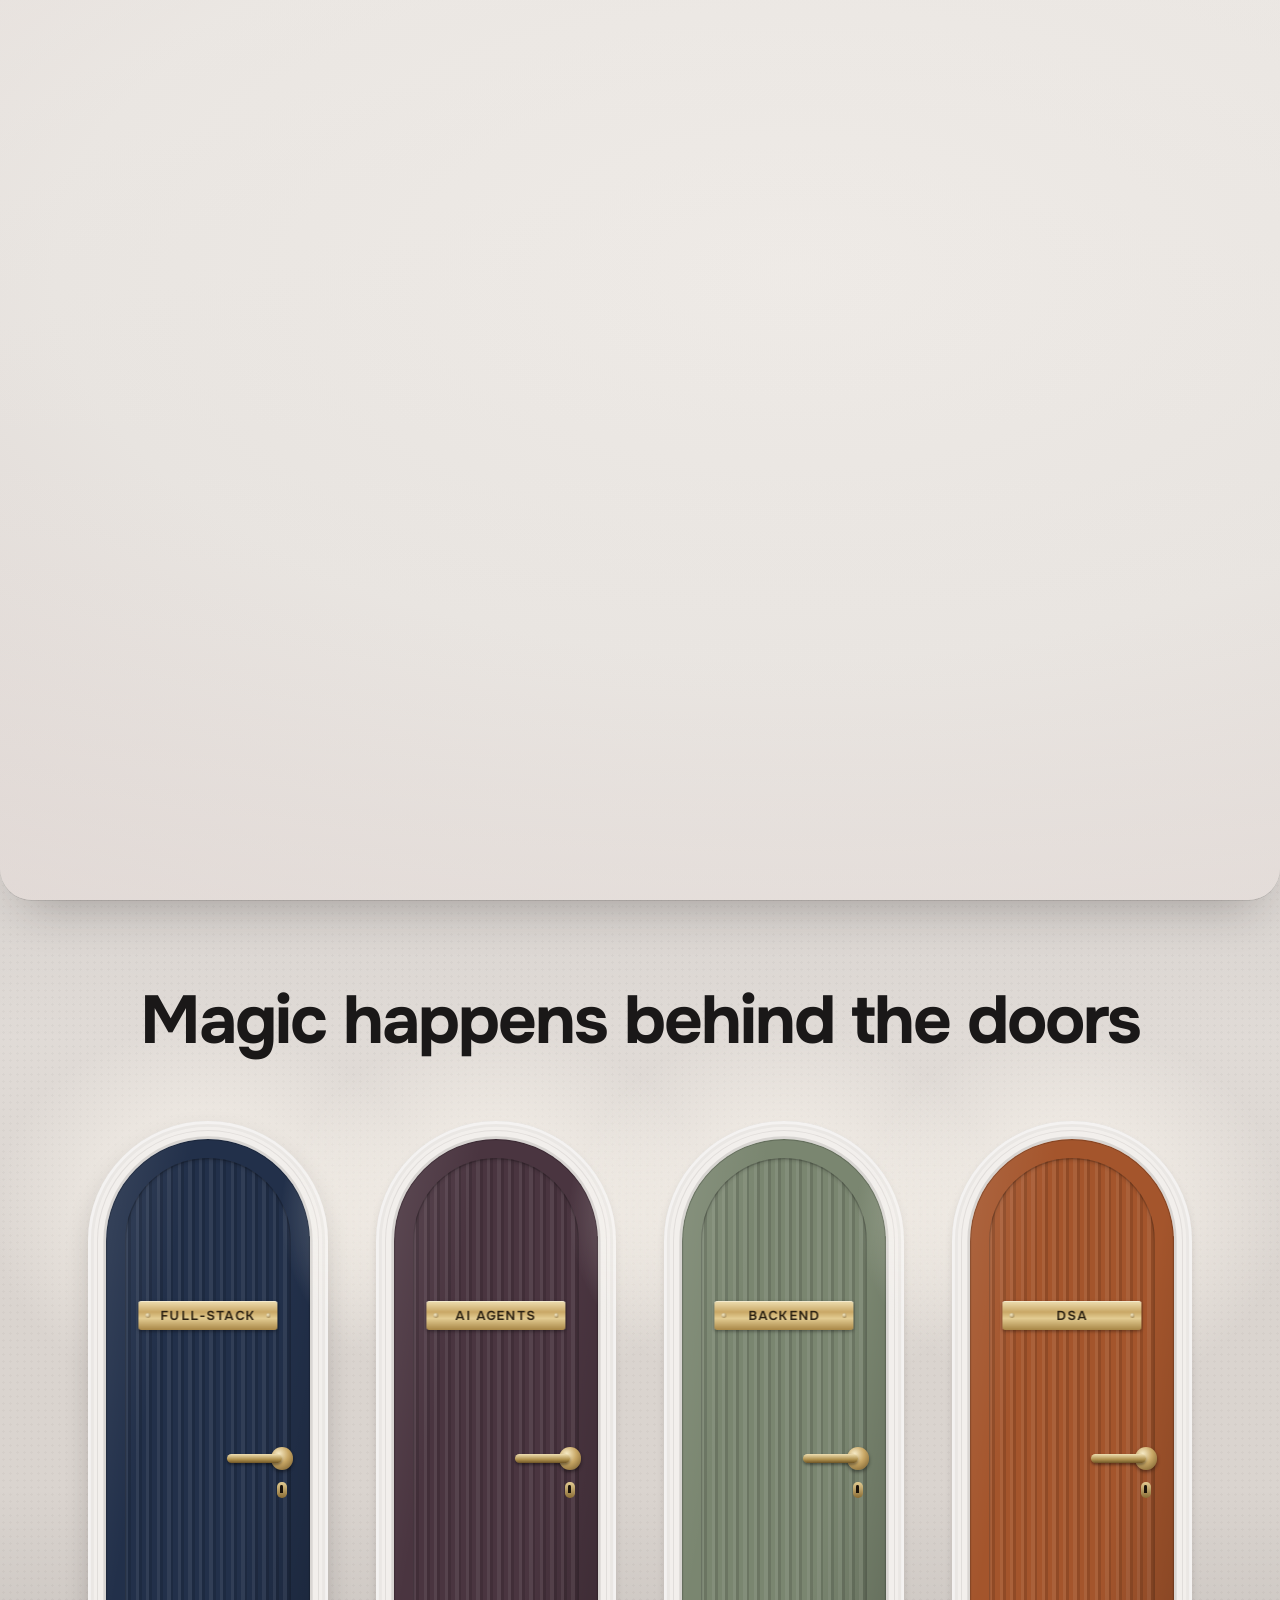
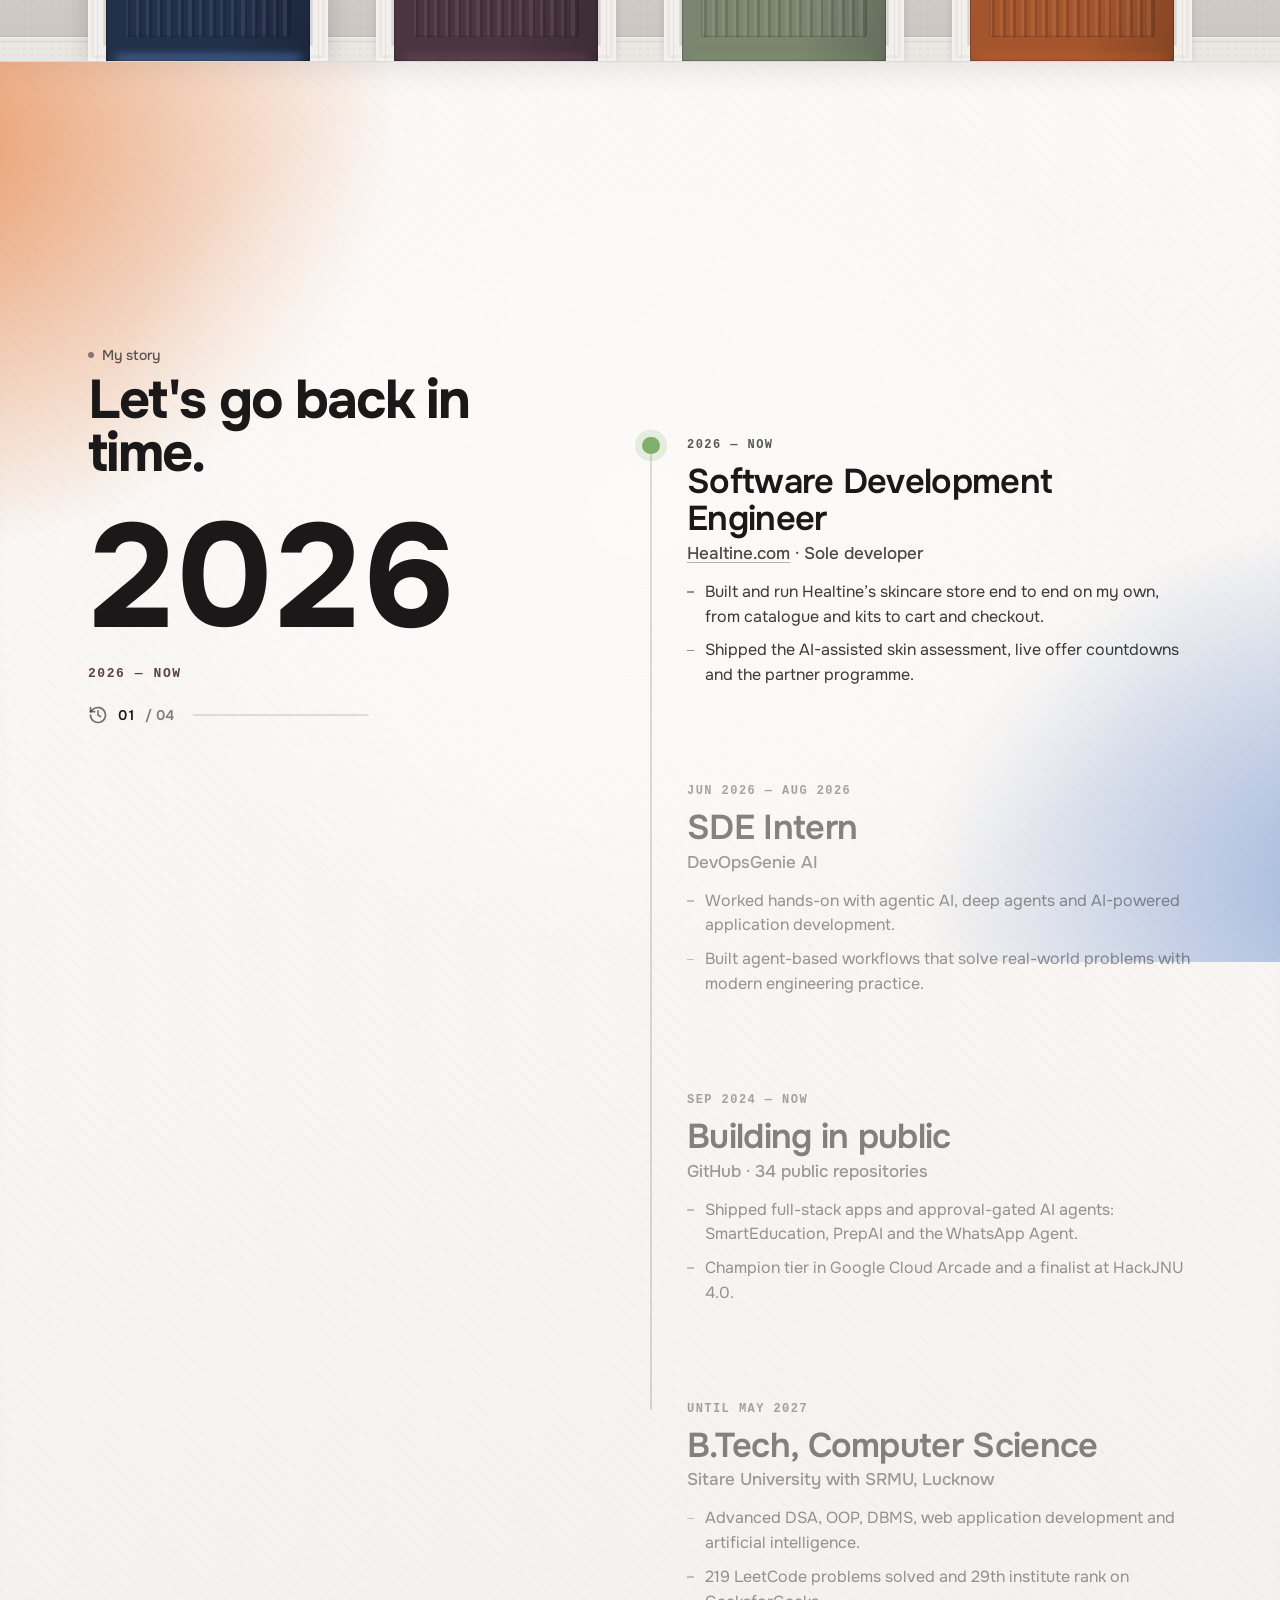
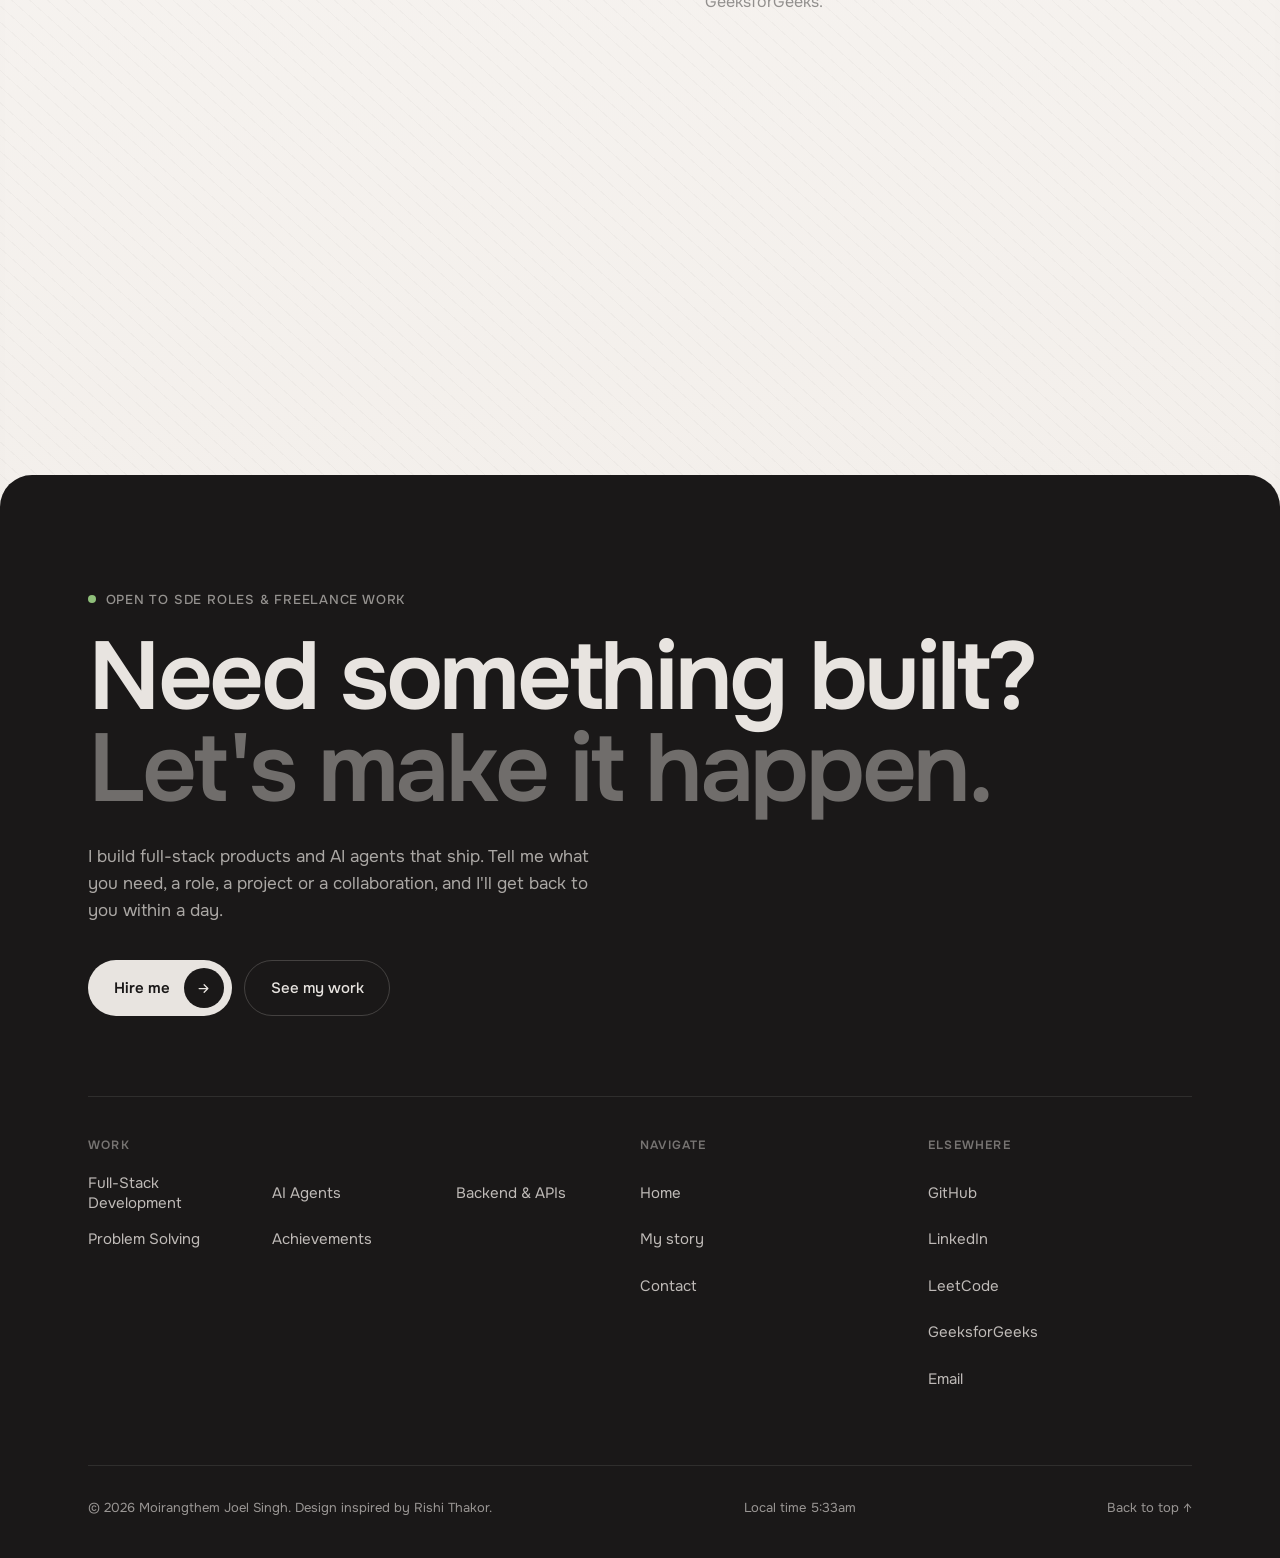
<file: index.html>
<!DOCTYPE html>
<html lang="en">
<head>
<meta charset="UTF-8">
<meta name="viewport" content="width=device-width, initial-scale=1.0">
<title>Moirangthem Joel Singh — Full-Stack & AI Developer</title>
<meta name="description" content="Joel Moirangthem, Computer Science engineer building full-stack web apps and approval-gated AI agents. SDE at Healtine.com, ex-SDE intern at DevOpsGenie AI.">
<meta name="theme-color" content="#EEEAE6">
<meta property="og:title" content="Moirangthem Joel Singh — Full-Stack & AI Developer">
<meta property="og:description" content="Full-stack web apps and approval-gated AI agents.">
<meta property="og:type" content="website">
<link rel="preconnect" href="https://fonts.googleapis.com">
<link rel="preconnect" href="https://fonts.gstatic.com" crossorigin>
<link href="https://fonts.googleapis.com/css2?family=Onest:wght@100..900&display=swap" rel="stylesheet">
<script>try{if(localStorage.getItem('jm-mode')==='dark')document.documentElement.dataset.mode='dark'}catch(e){}</script>
<link rel="stylesheet" href="css/base.css">
<link rel="stylesheet" href="css/hero.css">
<link rel="stylesheet" href="css/doors.css">
<link rel="stylesheet" href="css/story.css">
<link rel="stylesheet" href="css/overlays.css">
</head>
<body>
<a class="skip" href="#main">Skip to content</a>

<div class="loader" id="loader" aria-hidden="true">
  <div class="ld__bg"></div>
  <div class="ld__stack">
    <div class="ld__pill" style="--k:0;--c:#1F1C1C;--t:#E8E4E0;--dir:1"><span>Joel Moirangthem</span></div>
    <div class="ld__pill" style="--k:1;--c:#22304a;--t:#E8E4E0;--dir:-1"><span>Full-stack development</span></div>
    <div class="ld__pill" style="--k:2;--c:#4a3540;--t:#E8E4E0;--dir:1"><span>AI agents</span></div>
    <div class="ld__pill" style="--k:3;--c:#7a8670;--t:#F3EEEC;--dir:-1"><span>Backend & APIs</span></div>
    <div class="ld__pill" style="--k:4;--c:#a4552c;--t:#F3EEEC;--dir:1"><span>Problem solving</span></div>
    <div class="ld__pill" style="--k:5;--c:#C4B0B0;--t:#1A1818;--dir:-1"><span>Achievements</span></div>
  </div>
  <div class="ld__hud">
    <div class="ld__top"><span><b>Joel Moirangthem</b> · Portfolio</span><span>Full-stack · AI agents · Backend · DSA</span></div>
    <div class="ld__bot">
      <p class="ld__num"><small>Opening up the work</small><span id="ldCount">000</span></p>
      <div class="ld__bar"><i></i></div>
    </div>
  </div>
</div>

<header class="hdr rv" id="hdr">
  <div class="shell hdr__in">
    <nav aria-label="Main">
      <ul class="nav">
        <li><button data-go="home" aria-current="page"><span>Home</span></button></li>
        <li><button data-door="0"><span>Full-Stack</span></button></li>
        <li><button data-door="1"><span>AI Agents</span></button></li>
        <li><button data-door="2"><span>Backend & APIs</span></button></li>
        <li><button data-door="3"><span>Problem Solving</span></button></li>
        <li><button data-go="about"><span>My story</span></button></li>
        <li><button data-contact><span>Contact</span></button></li>
      </ul>
    </nav>
    <div class="hdr__right">
      <div class="chip clock" aria-label="Joel's local time in India">
        <span class="clock__lbl">Local time</span>
        <span class="clock__time" data-time>9:41am</span>
        <span class="clock__sep" aria-hidden="true">•</span>
        <span class="clock__date" data-date>10 November, 2026</span>
      </div>
      <button class="chip menu-btn" id="menuBtn" aria-haspopup="dialog" aria-controls="navm" aria-expanded="false">
        <span><svg viewBox="0 0 24 24" fill="none" stroke="currentColor" stroke-width="2" stroke-linecap="round" aria-hidden="true"><path d="M4 6h16M4 12h16M4 18h16"/></svg><span class="word">Menu</span></span>
      </button>
    </div>
  </div>
</header>

<div class="cord" id="cord">
  <canvas class="cord__cv" id="cordCv"></canvas>
  <button class="cord__hit" id="cordHit" role="switch" aria-checked="false" aria-label="Dark mode (pull the cord)"></button>
</div>

<main id="main">
  <section class="hero" id="home" aria-label="Introduction">
    <div class="hero__vig"></div>
    <div class="hero__stage">
      <div class="fig" id="fig" role="button" tabindex="-1" aria-label="Open my profile card">
        <div class="fig__frame">
          <img id="figBase" class="fig__img" src="assets/portrait.webp" alt="Portrait of Joel Moirangthem" width="801" height="1033" decoding="async">
          <canvas id="figCanvas" aria-hidden="true"></canvas>
        </div>
        <button class="fig__card" id="holoOpen" type="button">
          <svg viewBox="0 0 24 24" fill="currentColor" aria-hidden="true"><path d="M12 1c1.1 6.9 4 9.8 11 11-7 1.2-9.9 4.1-11 11-1.1-6.9-4-9.8-11-11 7-1.2 9.9-4.1 11-11Z"/></svg>
          My profile card
        </button>
      </div>
    </div>
    <div class="shell hero__content">
      <div class="hero__left">
        <p class="eyebrow rv" style="--d:200ms">Full-Stack & AI Developer</p>
        <h1 class="h1">
          <span class="sr-only">Hi, I'm Joel. I am a full-stack developer, AI agent builder, backend engineer and problem solver.</span>
          <span aria-hidden="true">
            <span class="line"><span style="--d:250ms">Hi, I'm Joel.</span></span>
            <span class="line"><span class="soft" style="--d:370ms">I am a</span></span>
            <span class="cal-line"><span class="cal rv" id="cal" style="--d:520ms"></span></span>
          </span>
        </h1>
        <div class="ctas rv" style="--d:750ms">
          <button class="pill pill--dark pill--arrow" data-contact><span class="pill__in">Hire me<span class="pill__badge"><svg viewBox="0 0 24 24" fill="none" stroke="currentColor" stroke-width="2" stroke-linecap="round" stroke-linejoin="round" aria-hidden="true"><path d="M5 12h14M13 6l6 6-6 6"/></svg></span></span></button>
          <button class="pill pill--outline" data-go="works"><span class="pill__in">See my work</span></button>
        </div>
        <div class="hero__links rv" style="--d:850ms" id="heroLinks"></div>
      </div>
    </div>
    <div class="shell hero__bar rv">
      <span>Open to SDE roles</span>
      <span class="mid">Lucknow, India · Remote-friendly</span>
      <span class="scroll">Scroll to explore <i aria-hidden="true">↓</i></span>
    </div>
  </section>

  <section class="doors" id="works" aria-labelledby="doorsTitle">
    <div class="doors__tex"></div>
    <div class="doors__pin">
      <div class="shell doors__wall">
        <h2 class="sr-only" id="doorsTitle">My work, one door per skill</h2>
        <p class="paint pre" aria-hidden="true">Magic happens <br class="mbr">behind the doors</p>
        <div class="dinfo" id="dinfo" aria-live="polite"><h3 class="dinfo__h"></h3><p class="dinfo__t"></p><ul class="dinfo__p"></ul></div>
        <p class="doors__dots" aria-hidden="true"><i class="on"></i><i></i><i></i><i></i></p>
        <div class="doors__track"><ul class="doors__row" id="doorsRow"></ul></div>
      </div>
    </div>
  </section>

  <section class="story" id="about" aria-labelledby="storyTitle" data-ch="0">
    <div class="story__amb" aria-hidden="true"><i></i><i></i><i></i><i></i></div>
    <div class="story__pin">
      <div class="shell story__stage">
        <div class="story__clock">
          <canvas class="story__bg" id="storyBg" aria-hidden="true"></canvas>
          <p class="eyebrow">My story</p>
          <h2 class="story__h" id="storyTitle">Let's go back in time.</h2>
          <p class="story__yr" id="storyYr" aria-hidden="true"></p>
          <p class="story__when" id="storyWhen"></p>
          <div class="story__meter" aria-hidden="true">
            <svg class="story__rw" viewBox="0 0 24 24" fill="none" stroke="currentColor" stroke-width="2" stroke-linecap="round"><path d="M3 12a9 9 0 1 0 3-6.7L3 8"/><path d="M3 3v5h5M12 7v5l3 2"/></svg>
            <span id="storyCount">01</span><span class="story__of" id="storyOf">/ 04</span><i class="story__bar"><b></b></i>
          </div>
        </div>
        <div class="story__line">
          <span class="story__rail"></span>
          <span class="story__ttrack"><span class="story__tail"></span></span>
          <span class="story__dtrack"><span class="story__dot"></span></span>
          <ol class="story__list" id="storyList"></ol>
        </div>
      </div>
    </div>
  </section>
</main>

<div class="sfw">
  <footer class="sf" id="contact-footer">
    <div class="sf__in">
      <p class="sf__eye"><i></i>Open to SDE roles & freelance work</p>
      <h2 class="sf__h">Need something built? <span>Let's make it happen.</span></h2>
      <p class="sf__p">I build full-stack products and AI agents that ship. Tell me what you need, a role, a project or a collaboration, and I'll get back to you within a day.</p>
      <div class="sf__cta">
        <button class="sf__btn" data-contact>Hire me <b><svg viewBox="0 0 24 24" fill="none" stroke="currentColor" stroke-width="2" stroke-linecap="round" stroke-linejoin="round" aria-hidden="true"><path d="M5 12h14M13 6l6 6-6 6"/></svg></b></button>
        <button class="sf__ghost" data-go="works">See my work</button>
      </div>
      <div class="sf__cols">
        <div><h3>Work</h3><ul class="work" id="footWork"></ul></div>
        <div><h3>Navigate</h3><ul>
          <li><a href="#home" data-go="home">Home</a></li>
          <li><a href="#about" data-go="about">My story</a></li>
          <li><button data-contact>Contact</button></li>
        </ul></div>
        <div><h3>Elsewhere</h3><ul id="footLinks"></ul></div>
      </div>
      <div class="sf__bot">
        <span>© <span data-fyear>2026</span> Moirangthem Joel Singh. Design inspired by <a href="https://therishithakor.com" target="_blank" rel="noopener">Rishi Thakor</a>.</span>
        <span>Local time <span data-ftime>9:41am</span></span>
        <button data-go="home">Back to top ↑</button>
      </div>
    </div>
  </footer>
</div>

<button class="totop" id="totop" aria-label="Back to top">
  <span class="totop__lbl">Back to top</span>
  <span class="totop__ring">
    <svg class="r" viewBox="0 0 52 52" aria-hidden="true"><circle class="bg" cx="26" cy="26" r="24"/><circle class="fg" cx="26" cy="26" r="24"/></svg>
    <svg class="a" viewBox="0 0 24 24" fill="none" stroke="currentColor" stroke-width="2" stroke-linecap="round" stroke-linejoin="round" aria-hidden="true"><path d="M12 19V5M6 11l6-6 6 6"/></svg>
  </span>
</button>

<div class="door-cursor" id="doorCursor" aria-hidden="true">Click to enter</div>
<div class="wallv" id="wallv"></div>

<div class="navm" id="navm" role="dialog" aria-modal="true" aria-label="Menu" hidden>
  <div class="shell navm__top">
    <span class="brand"><svg viewBox="0 0 48 48" fill="currentColor" aria-hidden="true"><path d="M24 2c2.2 13.8 7.9 19.6 22 22-14.1 2.4-19.8 8.2-22 22-2.2-13.8-7.9-19.6-22-22 14.1-2.4 19.8-8.2 22-22Z"/></svg>Joel</span>
    <button class="close-btn" id="navClose"><svg viewBox="0 0 24 24" fill="none" stroke="currentColor" stroke-width="2" stroke-linecap="round" aria-hidden="true"><path d="M6 6l12 12M18 6L6 18"/></svg>Close</button>
  </div>
  <div class="shell navm__list" id="navList"></div>
  <div class="shell navm__bot"><span>Local time — <span data-navtime>9:41am</span></span><button data-contact>Hire me →</button></div>
</div>

<div class="holo" id="holo" role="dialog" aria-modal="true" aria-label="Profile card" hidden>
  <button class="holo__x" id="holoClose"><svg viewBox="0 0 24 24" fill="none" stroke="currentColor" stroke-width="2" stroke-linecap="round" aria-hidden="true"><path d="M6 6l12 12M18 6L6 18"/></svg>Close</button>
  <div class="hc" id="hc" tabindex="0" role="img" aria-label="Profile card: Moirangthem Joel Singh, full-stack and AI developer, SDE at Healtine.com">
    <div class="hc__aura"></div>
    <div class="hc__in">
      <div class="hc__face">
        <div class="hc__frame"></div>
        <div class="hc__top"><b>Joel</b><span>Lucknow, IN</span></div>
        <div class="hc__win"><img src="assets/portrait.webp" alt=""></div>
        <p class="hc__name">Moirangthem Joel Singh<span class="hc__role">Full-Stack &amp; AI Developer</span></p>
        <dl class="hc__info">
          <div><dt>Now</dt><dd>SDE at Healtine.com</dd></div>
          <div><dt>Before</dt><dd>SDE Intern, DevOpsGenie AI</dd></div>
          <div><dt>Study</dt><dd>B.Tech CSE, Sitare University</dd></div>
          <div><dt>Builds</dt><dd>Web apps &amp; approval-gated AI agents</dd></div>
          <div><dt>Stack</dt><dd>React · Node · Python · MongoDB</dd></div>
        </dl>
        <div class="hc__foot"><span>joelofficialcoding@gmail.com</span></div>
        <div class="hc__foil"></div><div class="hc__glare"></div>
      </div>
      <div class="hc__face hc__back">
        <div class="hc__frame"></div>
        <span class="hc__mono">MJ</span>
        <span class="hc__mono-sub">Moirangthem Joel Singh</span>
        <ul class="hc__links"><li>github.com/JoelMoirangthem</li><li>linkedin.com/in/joel-moirangthem</li><li>leetcode.com/u/JoelMoirangthem</li></ul>
        <div class="hc__foil"></div><div class="hc__glare"></div>
      </div>
    </div>
  </div>
  <p class="hc__hint"><span class="hc__hm">Move across the card</span><span class="hc__ht">Tilt or drag it</span> · tap to flip</p>
</div>

<div class="modal" id="modal" role="dialog" aria-modal="true" aria-labelledby="modalTitle" hidden>
  <div class="modal__panel">
    <button class="modal__x" id="modalClose" aria-label="Close"><svg viewBox="0 0 24 24" fill="none" stroke="currentColor" stroke-width="2" stroke-linecap="round" aria-hidden="true"><path d="M6 6l12 12M18 6L6 18"/></svg></button>
    <p class="modal__eye">Hire me</p>
    <h2 id="modalTitle">Tell me what you need built.</h2>
    <p class="modal__sub">Four quick questions. Your email app opens with everything filled in.</p>
    <form id="hireForm" novalidate>
      <div class="prog" aria-hidden="true"><span id="progTxt">1 of 4</span><span class="prog__bar"><i id="progBar"></i></span></div>
      <div id="steps"></div>
      <p class="err" id="formErr" role="alert"></p>
      <div class="modal__nav">
        <button type="button" class="back" id="stepBack">← Back</button>
        <button type="submit" class="pill pill--dark pill--arrow" id="stepNext"><span class="pill__in"><span id="nextTxt">Next</span><span class="pill__badge"><svg viewBox="0 0 24 24" fill="none" stroke="currentColor" stroke-width="2" stroke-linecap="round" stroke-linejoin="round" aria-hidden="true"><path d="M5 12h14M13 6l6 6-6 6"/></svg></span></span></button>
      </div>
    </form>
  </div>
</div>

<script src="js/content.js"></script>
<script src="js/util.js"></script>
<script src="js/loader.js"></script>
<script src="js/header.js"></script>
<script src="js/cord.js"></script>
<script src="js/calendar.js"></script>
<script src="js/portrait.js"></script>
<script src="js/card.js"></script>
<script src="js/doors.js"></script>
<script src="js/story.js"></script>
<script src="js/layers.js"></script>
</body>
</html>
</file>
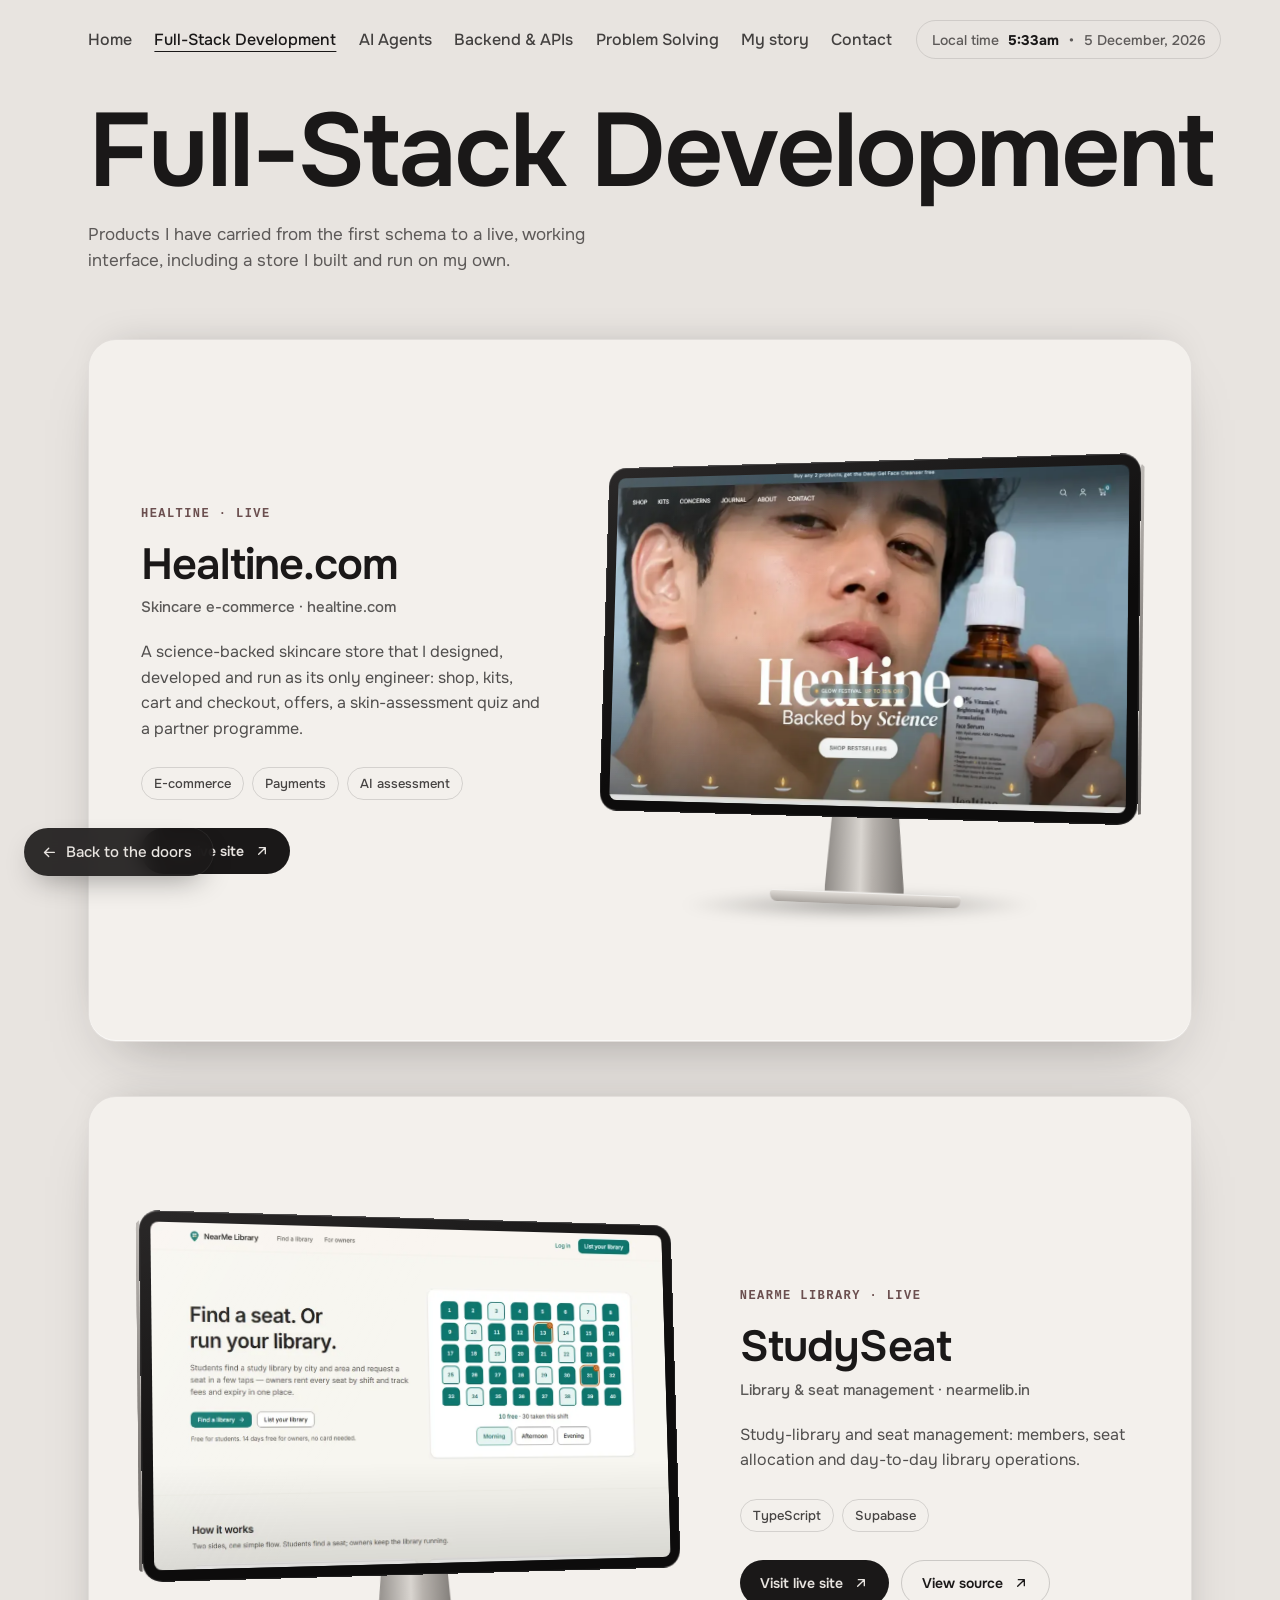
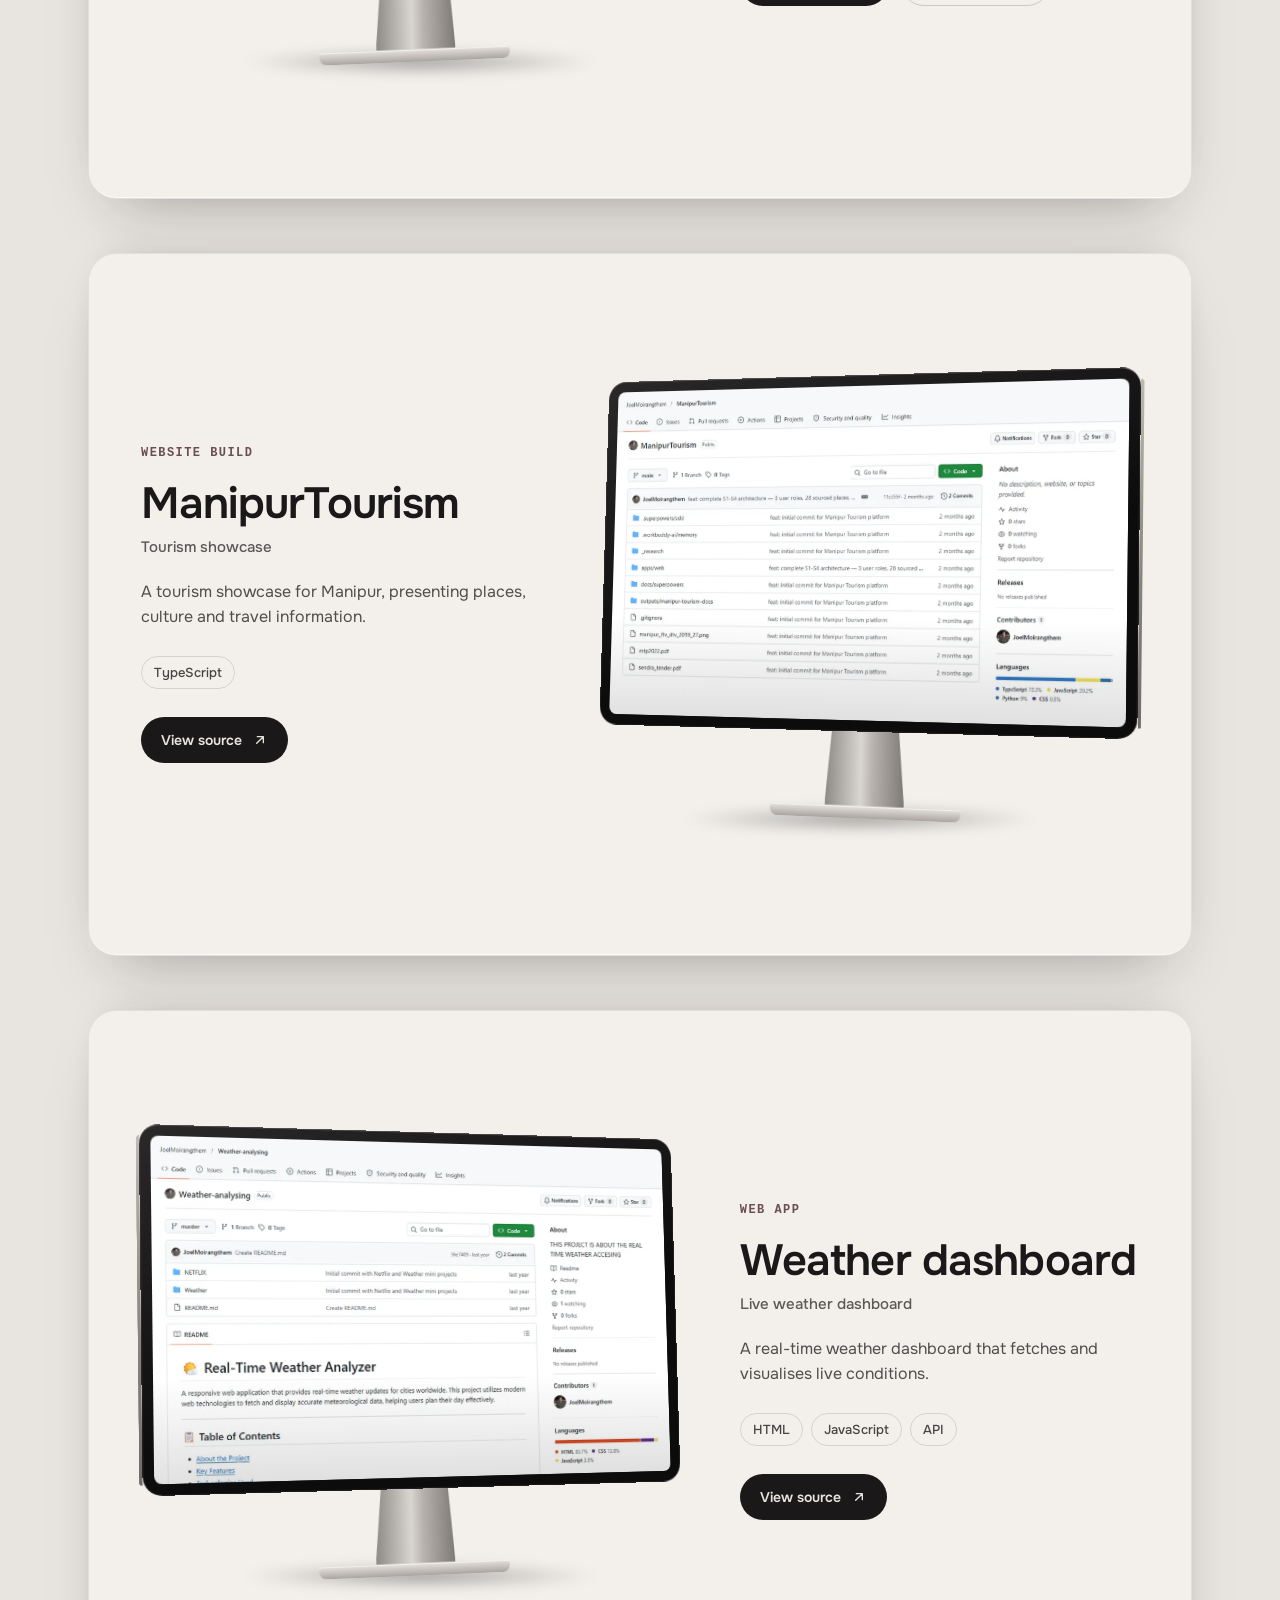
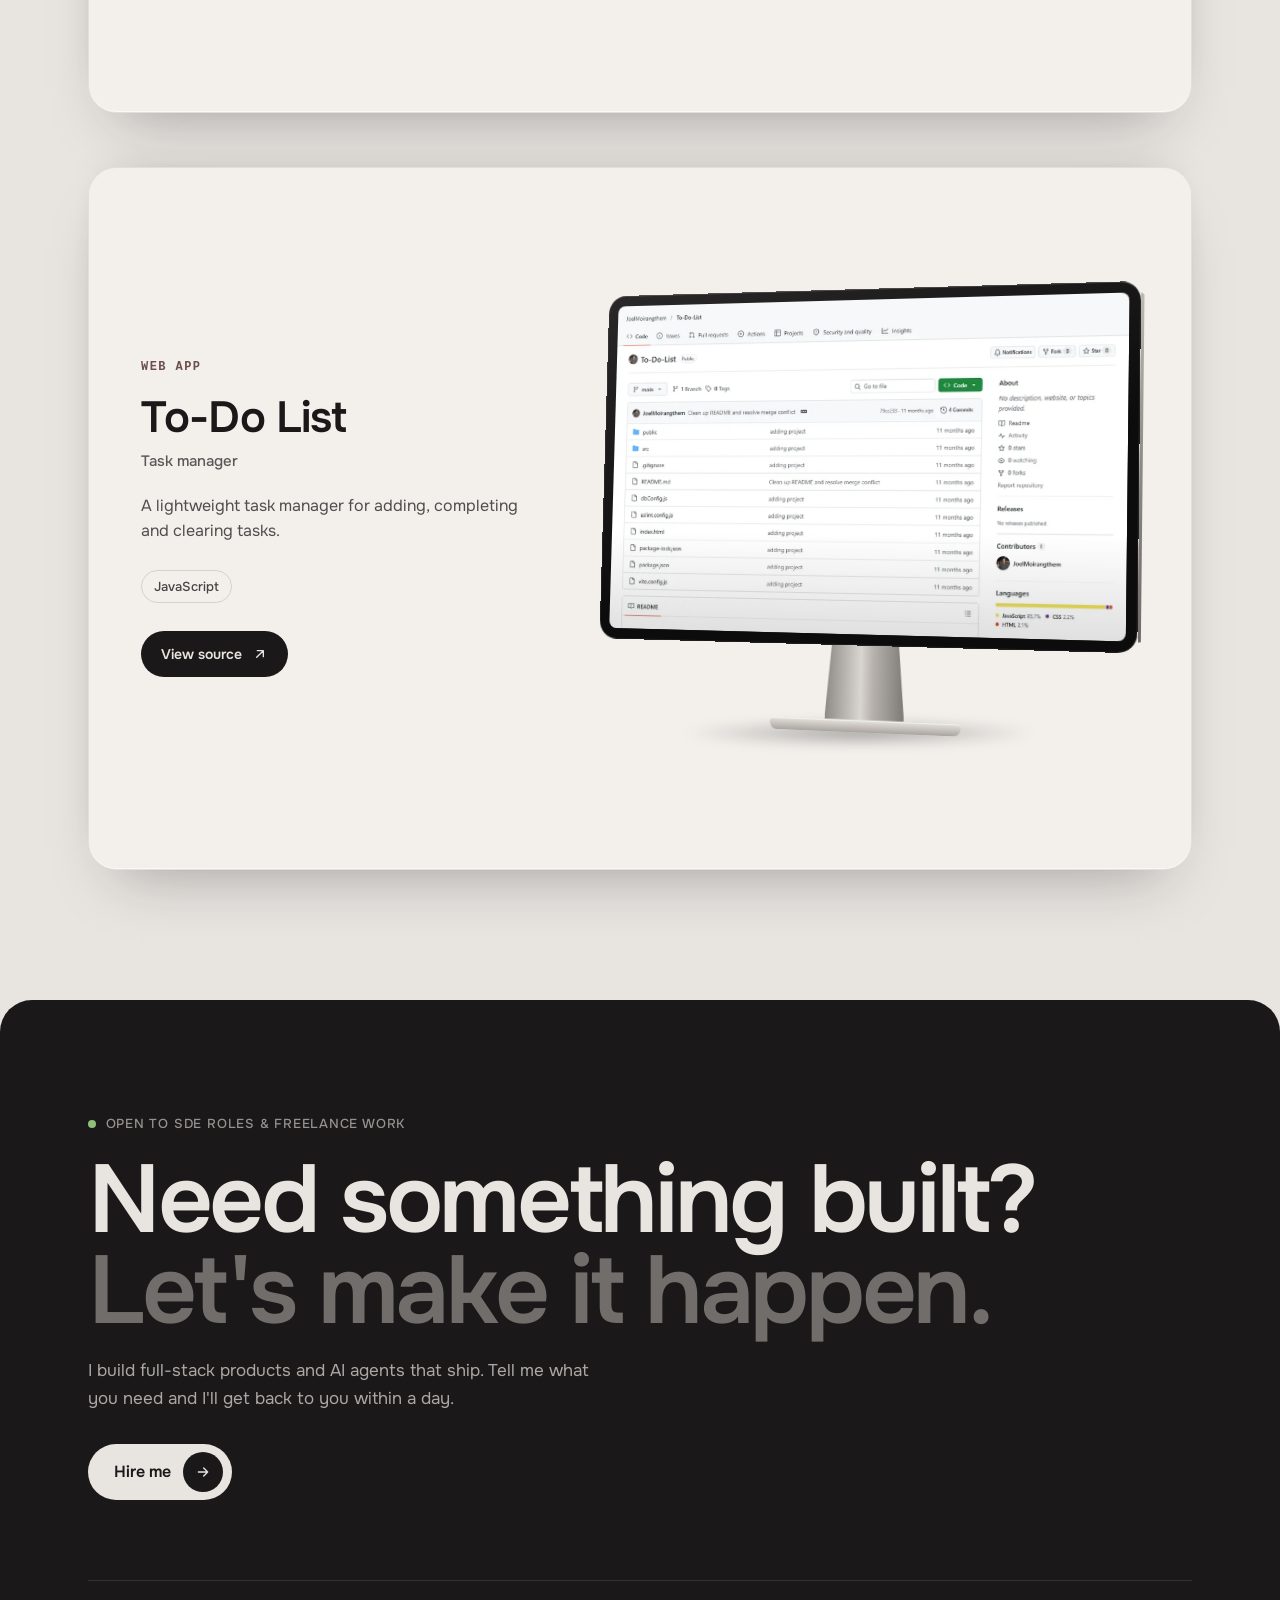
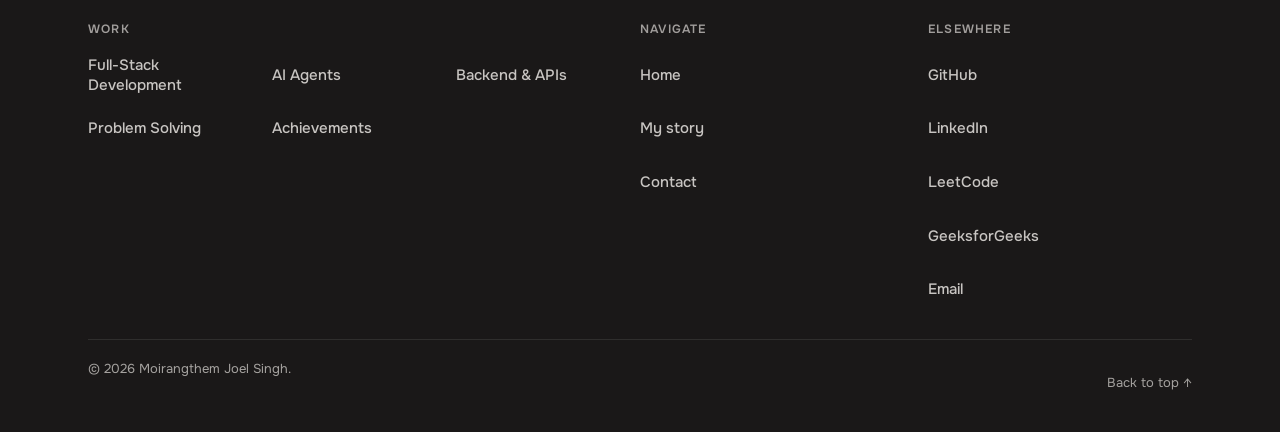
<file: room.html>
<!DOCTYPE html>
<html lang="en">
<head>
<meta charset="UTF-8">
<meta name="viewport" content="width=device-width, initial-scale=1.0, viewport-fit=cover">
<title>Work — Moirangthem Joel Singh</title>
<meta name="description" content="Projects by Moirangthem Joel Singh.">
<link rel="preconnect" href="https://fonts.googleapis.com">
<link rel="preconnect" href="https://fonts.gstatic.com" crossorigin>
<link href="https://fonts.googleapis.com/css2?family=Onest:wght@100..900&display=swap" rel="stylesheet">
<script>if(/[?&]embed\b/.test(location.search))document.documentElement.classList.add('embed');try{if(localStorage.getItem('jm-mode')==='dark')document.documentElement.dataset.mode='dark'}catch(e){}</script>
<link rel="stylesheet" href="css/room.css">
</head>
<body>
<div class="glow" aria-hidden="true"></div>
<header class="rn" id="rn"><div class="rn__in">
  <a class="backd" id="backd" href="index.html#works" aria-label="Back to the doors"><svg viewBox="0 0 24 24" fill="none" stroke="currentColor" stroke-width="2" stroke-linecap="round" stroke-linejoin="round" aria-hidden="true"><path d="M19 12H5M11 6l-6 6 6 6"/></svg><span>Back to the doors</span></a>
  <nav aria-label="Primary"><ul id="rnNav"></ul></nav>
  <div class="rn__clock"><span>Local time</span><b data-ftime>9:41am</b><span class="d">•</span><span class="d" data-fdate>10 November, 2026</span></div>
  <button class="rn__menu" id="rnMenu" aria-expanded="false" aria-controls="rnPanel"><svg viewBox="0 0 24 24" fill="none" stroke="currentColor" stroke-width="2" stroke-linecap="round" aria-hidden="true"><path d="M4 7h16M4 12h16M4 17h16"/></svg><span>Menu</span></button>
</div>
<div class="rn__panel" id="rnPanel" role="dialog" aria-modal="true" aria-label="Menu">
  <div class="rn__phead"><span class="rn__plbl">Menu</span><button class="rn__pclose" id="rnClose" aria-label="Close menu"><svg viewBox="0 0 24 24" fill="none" stroke="currentColor" stroke-width="2" stroke-linecap="round" aria-hidden="true"><path d="M6 6l12 12M18 6L6 18"/></svg></button></div>
  <div class="rn__plist" id="rnList"></div>
  <p class="rn__pfoot">Joel Moirangthem — open to SDE roles<br>Replies within a day</p>
</div></header>

<main class="wrap">
  <section class="intro"><h1 id="rmTitle"></h1><p id="rmIntro"></p><div class="rm__stats" id="rmStats" hidden></div></section>
  <section class="stack" id="stack" aria-label="Projects"></section>
</main>

<div class="sfw"><footer class="sf"><div class="sf__in">
  <p class="sf__eye"><i></i>Open to SDE roles & freelance work</p>
  <h2 class="sf__h">Need something built?<span>Let's make it happen.</span></h2>
  <p class="sf__p">I build full-stack products and AI agents that ship. Tell me what you need and I'll get back to you within a day.</p>
  <div class="sf__cta"><button class="sf__btn" data-nav="contact">Hire me <b><svg viewBox="0 0 24 24" fill="none" stroke="currentColor" stroke-width="2" stroke-linecap="round" stroke-linejoin="round" aria-hidden="true"><path d="M5 12h14M13 6l6 6-6 6"/></svg></b></button></div>
  <div class="sf__cols">
    <div><h3>Work</h3><ul class="work" id="sfWork"></ul></div>
    <div><h3>Navigate</h3><ul><li><button data-nav="home">Home</button></li><li><button data-nav="about">My story</button></li><li><button data-nav="contact">Contact</button></li></ul></div>
    <div><h3>Elsewhere</h3><ul id="sfLinks"></ul></div>
  </div>
  <div class="sf__bot"><span>© <span data-fyear>2026</span> Moirangthem Joel Singh.</span><button data-nav="top">Back to top ↑</button></div>
</div></footer></div>

<button class="totop" data-nav="top" aria-label="Back to top" data-on="light">
  <svg class="ring" viewBox="0 0 52 52" aria-hidden="true"><circle cx="26" cy="26" r="24"/></svg>
  <svg class="ar" viewBox="0 0 24 24" fill="none" stroke="currentColor" stroke-width="2" stroke-linecap="round" stroke-linejoin="round" aria-hidden="true"><path d="M12 19V5M6 11l6-6 6 6"/></svg><span class="lbl">Back to top</span>
</button>

<script src="js/content.js"></script>
<script src="js/util.js"></script>
<script src="js/room.js"></script>
</body>
</html>
</file>
<file: css/base.css>
/* Tokens, reset, adaptive rem grid, reveal system, loader, header, buttons, pull cord. */
:root{
  --background:#E8E4E0; --foreground:#1A1818; --ink:#1A1818;
  --muted:#857878; --subtle:#B5A8A8; --line:#D5CDCA;
  --surface:#DED8D4; --surface-2:#D3CBC8;
  --accent:#6B5C5C; --accent-from:#C4B0B0; --accent-to:#6B5C5C;
  --hero-from:#EEEAE6; --hero-mid:#E8E4E0; --hero-to:#D8CDCA;
  --radius-card:2rem; --radius-card-sm:1.25rem; --radius-control:.875rem;
  --container-shell:88rem;
  --font:'Onest',ui-sans-serif,system-ui,-apple-system,'Segoe UI',sans-serif;
  --mono:ui-monospace,'SF Mono',Menlo,Consolas,monospace;
  --e-line:cubic-bezier(.215,.61,.355,1); --e-spring:cubic-bezier(.22,1,.36,1);
  --e-soft:cubic-bezier(.16,1,.3,1); --e-snap:cubic-bezier(.2,.8,.2,1);
  --bar-h:3.5rem; --gut-lg:5.5rem;
  --fg-rgb:26,24,24;
  --chip-bg:rgba(242,238,235,.5); --chip-bg-h:rgba(242,238,235,.85); --chip-line:rgba(196,176,176,.45);
  --btn-bg:#1A1818; --btn-fg:#E8E4E0; --btn-badge-bg:#E8E4E0; --btn-badge-fg:#1A1818;
  --outline-h:rgba(196,176,176,.18); --vig:rgba(240,236,232,.35);
  --panel:#F0ECE9; --field:rgba(196,176,176,.12); --scrim:rgba(var(--fg-rgb),.3);
  --cord-shadow:.2;
  --wall:#DAD4CF; --wall-hi:#E4DFDB; --casing:#F2EFEC; --base:#EAE6E2;
  --paint:#1A1818; --lamp:rgba(255,250,242,.9);
  --room:#FBFAF8; --room-sh:rgba(26,24,24,.1); --rim:rgba(255,255,255,.95); --lift:rgba(26,24,24,.3);
  --dinfo-accent:#6B4F4F;
  color-scheme:light;
}
html[data-mode="dark"]{
  --background:#1A1818; --foreground:#E8E4E0; --fg-rgb:232,228,224;
  --line:rgba(196,176,176,.16); --surface:#252121; --surface-2:#302A2A;
  --chip-bg:rgba(196,176,176,.06); --chip-bg-h:rgba(196,176,176,.12); --chip-line:rgba(196,176,176,.16);
  --btn-bg:#E8E4E0; --btn-fg:#1A1818; --btn-badge-bg:#1A1818; --btn-badge-fg:#E8E4E0;
  --outline-h:rgba(196,176,176,.08); --vig:rgba(0,0,0,.22);
  --panel:#221F1F; --field:rgba(196,176,176,.06); --scrim:rgba(0,0,0,.55); --cord-shadow:.55;
  --wall:#1F1C1C; --wall-hi:#262222; --casing:#3A3434; --base:#2F2A2A;
  --paint:#E8E4E0; --lamp:rgba(232,214,210,.06);
  --room:#050505; --room-sh:rgba(0,0,0,.85); --rim:rgba(214,196,196,.22); --lift:rgba(0,0,0,.7);
  --dinfo-accent:#D9C6C6;
  color-scheme:dark;
}
::view-transition-old(root),::view-transition-new(root){animation-duration:.5s;animation-timing-function:cubic-bezier(.4,0,.2,1)}
.cord{view-transition-name:cord}
#cal{view-transition-name:cal}
::view-transition-old(cal),::view-transition-old(cord){display:none}
::view-transition-new(cal),::view-transition-new(cord){animation:none}

*{box-sizing:border-box;margin:0;padding:0}
html{scrollbar-width:none;font-size:16px;-webkit-font-smoothing:antialiased;background:#1A1818;overflow-x:clip}
html[data-mode="dark"]{background:#0F0E0E}
html::-webkit-scrollbar{display:none}
body{background:var(--background);color:var(--foreground);font-family:var(--font);overflow-x:clip}
a{color:inherit;text-decoration:none}
button{font:inherit;color:inherit;background:none;border:none;cursor:pointer}
ul,ol{list-style:none}
img{display:block;max-width:none}
svg{display:block;width:1em;height:1em;flex:none}
[hidden]{display:none!important}
.sr-only{position:absolute;width:1px;height:1px;padding:0;margin:-1px;overflow:hidden;clip:rect(0,0,0,0);white-space:nowrap;border:0}
:focus-visible{outline:2px solid var(--accent);outline-offset:2px}

/* One continuous root size: grows gently with width (14px phone -> 16px laptop), shrinks on short
   landscape screens via the vh term, and scales up past 1920px. No breakpoint jumps. */
html{font-size:clamp(13px,min(12.5px + .42vw,3.5vh),16px)}
@media (min-width:1921px){html{font-size:max(16px,min(calc(16px + (100vw - 1920px) * .00546),1.4vh))}}

.shell{max-width:var(--container-shell);margin-inline:auto;padding-inline:1.25rem;width:100%}
@media (min-width:640px){.shell{padding-inline:2rem}}
@media (min-width:1024px){.shell{padding-inline:var(--gut-lg)}}

.skip{position:absolute;left:-9999px}
.skip:focus{position:fixed;left:1rem;top:1rem;z-index:130;min-height:44px;display:inline-flex;align-items:center;border-radius:var(--radius-control);background:var(--ink);padding:.5rem 1rem;font-size:.875rem;color:#fff}

/* reveal system: plays once body.ready is set */
.rv{opacity:0;transform:var(--from,translateY(10px));transition:opacity .8s var(--ease,var(--e-soft)) var(--d,0ms),transform .8s var(--ease,var(--e-soft)) var(--d,0ms)}
body.ready .rv{opacity:1;transform:none}
.line{display:block;overflow:hidden;padding-bottom:.06em;margin-bottom:-.06em}
.line>span{display:block;transform:translateY(100%);opacity:0;transition:transform .9s var(--e-line) var(--d,0ms),opacity .9s var(--e-line) var(--d,0ms)}
body.ready .line>span{transform:none;opacity:1}

.eyebrow{display:inline-flex;align-items:center;gap:.5rem;font-size:.875rem;font-weight:500;color:rgba(var(--fg-rgb),.7)}
.eyebrow::before{content:"";width:.375rem;height:.375rem;border-radius:9999px;background:rgba(var(--fg-rgb),.5)}

/* ---------- loader ---------- */
.loader{position:fixed;inset:0;z-index:120;overflow:hidden;color:#E8E4E0;--p:0}
.ld__bg{position:absolute;inset:0;transition:transform .85s cubic-bezier(.76,0,.24,1);
  background:radial-gradient(38% 55% at 0% 72%,rgba(164,85,44,.26),transparent 70%),radial-gradient(40% 58% at 100% 70%,rgba(196,176,176,.16),transparent 72%),radial-gradient(70% 60% at 50% 0%,rgba(107,92,92,.3),transparent 70%),#0D0C0C}
.loader.out .ld__bg{transform:translateY(-100%)}
.ld__stack{--w:min(76vw,26rem);--h:calc(var(--w) * .27);--step:calc(var(--h) * .6);position:absolute;left:50%;top:47%;width:var(--w);height:calc(var(--h) + 5 * var(--step));translate:-50% -50%}
@media (max-width:639.98px){.ld__stack{--w:min(78vw,20rem)}}
.ld__pill{position:absolute;left:0;top:calc(var(--k) * var(--step));width:100%;height:var(--h);border-radius:999px;z-index:var(--k);
  display:flex;align-items:flex-start;padding:calc(var(--h) * .2) 0 0 calc(var(--w) * .16);font-size:max(11px,calc(var(--w) * .036));font-weight:500;letter-spacing:.02em;
  background:var(--c);background:linear-gradient(180deg,color-mix(in srgb,var(--c) 88%,#fff) 0%,var(--c) 22%,var(--c) 70%,color-mix(in srgb,var(--c) 82%,#000) 100%);color:var(--t);
  box-shadow:inset 0 1px 0 rgba(255,255,255,.14),0 -1px 0 rgba(0,0,0,.25),0 calc(var(--h) * -.18) calc(var(--h) * .35) calc(var(--h) * -.12) rgba(0,0,0,.55);
  opacity:0;transform:translateY(-1.6rem) scale(.96);transition:opacity .45s ease,transform .75s cubic-bezier(.16,1,.3,1)}
.ld__pill.on{opacity:1;transform:none}
.ld__pill span{opacity:.82}
.loader.out .ld__pill{transition:transform .8s cubic-bezier(.7,0,.25,1) calc(var(--k) * 45ms),opacity .5s ease calc(.25s + var(--k) * 45ms);opacity:0;transform:translateX(calc(var(--dir) * 115vw)) rotate(calc(var(--dir) * 4deg))}
.ld__hud{position:absolute;inset:0;pointer-events:none;display:flex;flex-direction:column;justify-content:space-between;padding:clamp(1.25rem,4vw,3rem);transition:opacity .35s ease}
.loader.out .ld__hud{opacity:0}
.ld__top{display:flex;justify-content:space-between;align-items:center;font-size:.8125rem;font-weight:500;color:rgba(232,228,224,.7)}
.ld__top b{font-weight:600;color:#E8E4E0}
.ld__bot{display:flex;justify-content:space-between;align-items:flex-end;gap:1.5rem}
.ld__num{font-size:clamp(3.5rem,9vw,7.5rem);font-weight:700;line-height:.85;letter-spacing:-.05em;font-variant-numeric:tabular-nums}
.ld__num small{display:block;margin-bottom:.9rem;font-family:var(--mono);font-size:.6875rem;font-weight:600;letter-spacing:.16em;text-transform:uppercase;color:rgba(232,228,224,.62)}
.ld__bar{width:min(30vw,14rem);height:2px;border-radius:2px;background:rgba(232,228,224,.14);overflow:hidden;margin-bottom:.5rem}
.ld__bar i{display:block;height:100%;background:linear-gradient(90deg,#6B5C5C,#C4B0B0,#D6B26E);transform-origin:0 50%;transform:scaleX(var(--p))}
@media (max-width:639.98px){.ld__top span:last-child{display:none}.ld__bar{width:34vw}}

/* ---------- header ---------- */
.hdr{position:fixed;inset-inline:0;top:0;z-index:50;transition:background .35s ease,box-shadow .35s ease,opacity .35s ease,translate .45s var(--e-soft);--from:translateY(-14px);--d:150ms;--ease:var(--e-spring)}
.hdr.stuck{background:var(--background);box-shadow:0 1px 0 rgba(var(--fg-rgb),.08)}
.hdr.stuck .hdr__in{padding-block:.85rem}
.hdr.away{opacity:0;translate:0 -100%;pointer-events:none}
.hdr__in{transition:padding .35s ease;display:flex;align-items:center;justify-content:space-between;gap:1.5rem;padding-block:1.25rem}
@media (min-width:640px){.hdr__in{padding-block:1.5rem}}
.hdr nav{flex:1;min-width:0}
.nav{display:none}
@media (min-width:1200px){.nav{display:flex;gap:1.4rem;font-size:1rem;white-space:nowrap}.menu-btn{display:none}}
@media (max-width:1199.98px){.hdr nav{display:none}.hdr__right{flex:1;justify-content:space-between}.menu-btn{order:-1}}
.nav button{display:block;min-height:44px}
.nav button>span{display:inline-flex;align-items:center;opacity:.8}
.hdr__right{display:flex;align-items:center;gap:.75rem}
.chip{border:1px solid var(--chip-line);background:var(--chip-bg);-webkit-backdrop-filter:blur(4px);backdrop-filter:blur(4px);border-radius:var(--radius-control)}
.clock{display:flex;flex:none;white-space:nowrap;align-items:center;gap:.75rem;padding:.6rem .9rem;font-size:.875rem;color:rgba(var(--fg-rgb),.7)}
.clock__lbl{color:rgba(var(--fg-rgb),.66)}
.clock__time{min-width:4rem;font-weight:500;color:var(--foreground);font-variant-numeric:tabular-nums}
.clock__sep{color:rgba(var(--fg-rgb),.3)}
.clock__date{font-weight:500}
@media (max-width:767.98px){.clock{gap:.5rem;padding:.55rem .8rem;font-size:.8125rem}.clock__date,.clock__sep{display:none}.clock .clock__time{min-width:0}}
.menu-btn{transition:background .25s;min-height:44px;min-width:44px}
.menu-btn:hover{background:var(--chip-bg-h)}
.menu-btn>span{display:flex;align-items:center;gap:.5rem;padding:.6rem 1.1rem;font-size:.875rem;font-weight:500;text-transform:uppercase;letter-spacing:.05em}
.menu-btn svg{font-size:1rem}
.menu-btn .word{display:none}
@media (min-width:640px){.menu-btn .word{display:inline}}

/* ---------- pill buttons ---------- */
.pill{display:inline-block;border-radius:9999px}
.pill__in{display:inline-flex;align-items:center;gap:.75rem;border-radius:9999px;font-size:.875rem;font-weight:500;padding:.875rem 1.75rem;white-space:nowrap;min-height:44px}
.pill--arrow .pill__in{padding:.375rem .375rem .375rem 1.5rem}
.pill--dark .pill__in{background:var(--btn-bg);color:var(--btn-fg)}
.pill--outline .pill__in{border:1px solid var(--line);background:transparent;color:var(--foreground);transition:background .25s}
.pill--outline:hover .pill__in{background:var(--outline-h)}
.pill__badge{width:2.25rem;height:2.25rem;display:grid;place-items:center;border-radius:9999px;font-size:1rem;background:var(--btn-badge-bg);color:var(--btn-badge-fg)}

/* ---------- pull cord ---------- */
.cord{position:fixed;top:0;right:0;width:min(100%,340px);height:520px;z-index:70;pointer-events:none;overflow:hidden;transition:opacity .35s}
.cord.away{opacity:0}
.cord.away .cord__hit{pointer-events:none}
.cord__cv{position:absolute;inset:0;width:100%;height:100%}
.cord__hit{position:absolute;left:0;top:0;width:64px;height:64px;margin:-32px 0 0 -32px;border-radius:50%;pointer-events:auto;touch-action:none;cursor:grab;-webkit-tap-highlight-color:transparent}
.cord__hit:active,.cord.dragging .cord__hit{cursor:grabbing}
.cord__hit:focus-visible{outline:2px solid var(--accent);outline-offset:-10px}

@media (prefers-reduced-motion:reduce){
  *,*::before,*::after{animation-duration:.01ms!important;animation-iteration-count:1!important;transition-duration:.01ms!important;scroll-behavior:auto!important}
}
</file>
<file: css/hero.css>
/* Hero: greeting, flip calendar, portrait with liquid colour reveal, status bar, ability card overlay. */
.hero{position:relative;z-index:2;isolation:isolate;overflow:hidden;border-radius:0 0 var(--radius-card) var(--radius-card);
  background:radial-gradient(120% 90% at 62% 30%,var(--hero-from) 0%,var(--hero-mid) 48%,var(--hero-to) 100%);
  box-shadow:0 1px 0 rgba(26,24,24,.1),0 1.75rem 3rem -1.5rem rgba(26,24,24,.3);
  --fig-h:27rem;min-height:100svh;display:flex;flex-direction:column}
html[data-mode="dark"] .hero{box-shadow:0 1px 0 rgba(0,0,0,.4),0 1.75rem 3rem -1.5rem rgba(0,0,0,.85)}
@media (min-width:768px) and (max-width:1023.98px){.hero{--fig-h:43rem}}
.hero::before{content:"";position:absolute;inset:0;z-index:-1;pointer-events:none;opacity:0;background:radial-gradient(120% 90% at 62% 30%,#2A2525 0%,#1F1C1C 48%,#141212 100%)}
html[data-mode="dark"] .hero::before{opacity:1}
.hero__vig{position:absolute;inset:0;z-index:0;pointer-events:none;background:linear-gradient(to bottom,var(--vig),transparent,var(--vig))}

.hero__stage{position:absolute;inset:0;z-index:2;pointer-events:none}
.fig{position:absolute;bottom:var(--bar-h);left:50%;height:var(--fig-h);aspect-ratio:801/1033;pointer-events:auto;cursor:pointer;
  opacity:0;transform:translate(-50%,2.5rem);transition:opacity 1.1s var(--e-soft) 120ms,transform 1.3s var(--e-soft) 120ms}
body.ready .fig{opacity:1;transform:translate(-50%,0)}
@media (min-width:1024px){
  .fig{height:min(calc(100% - var(--bar-h) - 6rem),58rem,calc((min(100vw,var(--container-shell)) - 2 * var(--gut-lg)) * .44 * 1033 / 801));left:auto;right:calc(max(0px,(100% - var(--container-shell)) / 2) + var(--gut-lg));transform:translateY(2.5rem)}
  body.ready .fig{transform:none}
}
.fig img,.fig canvas{position:absolute;inset:0;width:100%;height:100%;object-fit:contain;object-position:50% 100%}
.fig canvas{pointer-events:none}
.fig--mono .fig__img{filter:grayscale(1) contrast(1.04)}
/* framed variant, used until a transparent cut-out portrait is supplied */
.fig--framed{bottom:calc(var(--bar-h) + 1.5rem);height:calc(var(--fig-h) - 2.5rem)}
@media (min-width:1024px){.fig--framed{height:min(calc(100% - var(--bar-h) - 10rem),36rem,calc((min(100vw,var(--container-shell)) - 2 * var(--gut-lg)) * .4 * 1033 / 801))}}
.fig--framed .fig__frame{position:absolute;inset:0;overflow:hidden;border-radius:50% 50% 1.25rem 1.25rem / 38% 38% 1.25rem 1.25rem;
  background:var(--surface);box-shadow:0 0 0 .5rem rgba(255,255,255,.35),0 2.5rem 4rem -2rem rgba(26,24,24,.5)}
html[data-mode="dark"] .fig--framed .fig__frame{box-shadow:0 0 0 .5rem rgba(196,176,176,.08),0 2.5rem 4rem -2rem rgba(0,0,0,.9)}
.fig--framed img,.fig--framed canvas{object-fit:cover;object-position:50% 30%}
.fig__card{position:absolute;left:-6%;bottom:12%;z-index:3;display:inline-flex;align-items:center;gap:.45rem;min-height:44px;padding:0 1rem;border-radius:999px;
  border:1px solid rgba(255,255,255,.22);background:rgba(26,24,24,.72);-webkit-backdrop-filter:blur(8px);backdrop-filter:blur(8px);color:#F3EEEC;
  font:600 .8125rem/1 var(--font);letter-spacing:.01em;box-shadow:0 10px 24px -12px rgba(0,0,0,.6);transition:transform .35s var(--e-soft),background .25s}
.fig__card svg{width:.9rem;height:.9rem;color:#D6B26E}
@media (max-width:1023.98px){.fig__card{left:-4%;bottom:7%}}
.fig:hover .fig__card,.fig__card:focus-visible{transform:translateY(-3px);background:rgba(26,24,24,.88)}

.hero__content{position:relative;z-index:20;flex:1;display:flex;flex-direction:column;gap:2rem;padding-top:7rem;padding-bottom:calc(var(--fig-h) + 1.25rem);pointer-events:none}
.hero__content a,.hero__content button,.hero__content .cal{pointer-events:auto}
@media (min-width:1024px){.hero__content{display:grid;min-height:calc(100lvh - var(--bar-h));grid-template-columns:repeat(12,1fr);align-content:center;gap:2.5rem;padding-top:7rem;padding-bottom:4rem}}
.hero__left{display:flex;flex-direction:column;gap:1.75rem;min-width:0}
@media (min-width:1024px){.hero__left{grid-column:1 / span 7}}
@media (min-width:640px) and (max-width:1023.98px){.hero__left{padding-left:1.5rem}}
.h1{font-size:2.625rem;font-weight:600;line-height:.98;letter-spacing:-.02em;text-wrap:balance}
@media (min-width:640px){.h1{font-size:3.5rem}}
@media (min-width:768px){.h1{font-size:4.25rem}}
@media (min-width:1024px){.h1{font-size:4.75rem}}
.h1 .soft{color:rgba(var(--fg-rgb),.5)}
.ctas{display:flex;flex-wrap:wrap;gap:.75rem}
.hero__links{display:flex;flex-wrap:wrap;gap:1.25rem;font-size:.8125rem;font-weight:500;color:rgba(var(--fg-rgb),.62)}
.hero__links a{display:inline-flex;align-items:center;gap:.4rem;min-height:44px;transition:color .2s}
.hero__links a:hover{color:var(--foreground)}
.hero__links svg{font-size:.95rem}

.hero__bar{position:relative;z-index:20;display:flex;align-items:center;justify-content:space-between;gap:.75rem;height:var(--bar-h);border-top:1px solid rgba(var(--fg-rgb),.1);font-size:.75rem;font-weight:500;text-transform:uppercase;letter-spacing:.025em;color:rgba(var(--fg-rgb),.72);--from:none;--d:900ms}
.hero__bar .mid{display:none}
@media (min-width:640px){.hero__bar .mid{display:inline}}
.hero__bar .scroll{display:inline-flex;align-items:center;gap:.5rem}
.hero__bar .scroll i{font-style:normal;display:inline-block;animation:nudge 1.8s var(--e-snap) infinite}
@keyframes nudge{0%,100%{transform:translateY(0)}50%{transform:translateY(3px)}}

/* Short landscape screens (phones on their side): text left, portrait right, everything on one screen.
   The width-based layout above stacks the photo under the text, which cannot fit in ~400px of height. */
@media (max-height:540px) and (orientation:landscape){
  .hero__content{display:grid;grid-template-columns:minmax(0,1.3fr) minmax(0,1fr);align-content:center;gap:1rem;
    min-height:calc(100svh - var(--bar-h));padding-top:5.25rem;padding-bottom:.75rem}
  .hero__left{grid-column:1;gap:.8rem;padding-left:0}
  .h1{font-size:clamp(1.7rem,9vh,3rem)}
  .eyebrow{font-size:.8125rem}
  .hero__links{gap:.25rem 1rem}
  .fig,.fig--framed{left:auto;right:max(1.25rem,5vw);bottom:calc(var(--bar-h) + .75rem);height:calc(100svh - var(--bar-h) - 6.75rem);transform:translateY(2.5rem)}
  body.ready .fig{transform:none}
  .fig__card{left:-12%;bottom:6%}
}

/* ---------- flip calendar ---------- */
.cal-line{display:block;padding-top:.34em;margin-top:.1em;padding-bottom:.42em}
.cal{--cal-w:7em;position:relative;display:inline-block;font-size:.9em;perspective:14em;perspective-origin:30% 0;vertical-align:top;--from:translateY(.5em) rotateX(-18deg)}
.cal.rv{transition-duration:1.1s}
.cal__body{position:relative;display:block;width:var(--cal-w);height:1.72em;transform:rotateX(10deg) rotateY(-9deg);transform-style:preserve-3d;transition:width .5s var(--e-soft)}
.cal__stand{position:absolute;left:.2em;right:-.14em;top:.28em;bottom:-.4em;border-radius:.26em;background:linear-gradient(165deg,#3a3a3a 0%,#141414 40%,#050505 100%);
  box-shadow:0 .5em .9em -.35em rgba(0,0,0,.55),inset 0 .02em 0 rgba(255,255,255,.12);transform:translateZ(-.12em)}
.cal__stack{position:absolute;inset:0;transform-style:preserve-3d}
.cal__page,.cal__face,.cal__rear{position:absolute;inset:0;border-radius:.2em}
.cal__page{background:linear-gradient(180deg,#fbfaf7 0%,#f2f0eb 100%);
  box-shadow:0 .045em 0 #d8d4cb,0 .08em 0 #f6f4ef,0 .115em 0 #d0cbc1,0 .15em 0 #f2f0ea,0 .185em 0 #c8c3b8,0 .22em 0 #e9e6df,0 .255em 0 #aaa498,0 .45em .6em -.2em rgba(0,0,0,.35)}
.cal__leaf{position:absolute;inset:0;transform-origin:50% 0;transform-style:preserve-3d;transform:translateZ(.004em)}
.cal__face{background:linear-gradient(180deg,#fdfcf9 0%,#f3f1ec 100%);backface-visibility:hidden;-webkit-backface-visibility:hidden;box-shadow:inset 0 -.015em 0 rgba(0,0,0,.06)}
.cal__rear{background:linear-gradient(0deg,#e9e6df 0%,#d9d5cc 100%);transform:rotateX(180deg);backface-visibility:hidden;-webkit-backface-visibility:hidden}
.cal__word{position:absolute;inset:0;display:flex;align-items:center;padding:.2em .4em 0;color:#0a0a0a;font-weight:700;letter-spacing:-.035em;line-height:1;white-space:nowrap}
.cal__no{position:absolute;right:.42em;bottom:.2em;font-size:.15em;font-weight:500;letter-spacing:.08em;color:rgba(10,10,10,.42);font-variant-numeric:tabular-nums}
.cal__holes{position:absolute;top:.09em;left:.32em;right:.32em;height:.07em;display:flex;justify-content:space-between}
.cal__holes i{display:block;width:.075em;height:.075em;border-radius:50%;background:#1b1b1b}
.cal__shade{position:absolute;inset:0;border-radius:inherit;pointer-events:none;opacity:0;backface-visibility:hidden;-webkit-backface-visibility:hidden;background:linear-gradient(180deg,rgba(0,0,0,.5) 0%,rgba(0,0,0,.08) 70%,rgba(0,0,0,0) 100%)}
.cal__rings{position:absolute;top:-.27em;left:.32em;right:.32em;height:.42em;display:flex;justify-content:space-between;transform:translateZ(.05em);pointer-events:none}
.cal__rings i{display:block;width:.075em;height:.42em;position:relative}
.cal__rings i::before{content:"";position:absolute;left:-.065em;right:-.065em;top:0;bottom:0;border-radius:.2em;border:.04em solid #a9a9a9;border-left-color:#ededed;border-top-color:#f6f6f6;border-right-color:#6f6f6f;border-bottom-color:#8a8a8a;filter:drop-shadow(.01em .025em .015em rgba(0,0,0,.35))}
.cal__measure{position:absolute;visibility:hidden;white-space:nowrap;font-weight:700;letter-spacing:-.035em;pointer-events:none}

/* ---------- ability card overlay ---------- */
.holo{position:fixed;inset:0;z-index:118;display:grid;place-content:center;justify-items:center;gap:1rem;overflow:auto;padding-block:3.5rem 1rem;
  background:radial-gradient(60% 48% at 50% 46%,#2a2220 0%,#120f0f 58%,#050404 100%);opacity:0;visibility:hidden;transition:opacity .35s ease,visibility 0s linear .35s}
.holo.on{opacity:1;visibility:visible;transition:opacity .35s ease}
.holo__x{position:absolute;top:max(1rem,env(safe-area-inset-top));right:max(1rem,env(safe-area-inset-right));display:inline-flex;align-items:center;gap:.5rem;min-height:44px;padding:0 1rem;
  border-radius:999px;border:1px solid rgba(255,255,255,.2);background:rgba(20,18,18,.6);color:#F3EEEC;font:600 .8125rem/1 var(--font)}
.holo__x:hover{background:rgba(40,36,36,.8)}
.holo__x svg{width:1rem;height:1rem}
.hc{position:relative;width:min(84vw,calc((100svh - 6.5rem) * .716),30rem);aspect-ratio:1040/1452;perspective:1100px;touch-action:none;-webkit-tap-highlight-color:transparent;
  --rx:0deg;--ry:0deg;--px:0;--py:0;--lift:0;transform:translateY(18px) scale(.96);transition:transform .9s var(--e-soft)}
.holo.on .hc{transform:none}
.hc__aura{position:absolute;inset:-18% -16%;pointer-events:none;opacity:calc(.62 + var(--lift) * .38);background:radial-gradient(54% 44% at 50% 44%,rgba(230,176,110,.4),rgba(154,98,74,.14) 44%,transparent 70%)}
.hc__in{position:absolute;inset:0;transform-style:preserve-3d;transform:rotateX(var(--rx)) rotateY(var(--ry));transition:transform .5s var(--e-soft)}
.hc.flip .hc__in{transform:rotateX(var(--rx)) rotateY(calc(180deg + var(--ry)));transition:transform .85s var(--e-soft)}
.hc__face{position:absolute;inset:0;border-radius:4.2%/3%;overflow:hidden;isolation:isolate;backface-visibility:hidden;-webkit-backface-visibility:hidden;
  box-shadow:0 34px 70px -26px rgba(0,0,0,.9),0 4px 14px -6px rgba(0,0,0,.55);color:#F3EAD8;
  background:radial-gradient(120% 80% at 50% 0%,#3a2a22 0%,#1d1513 55%,#0e0a09 100%)}
.hc__back{transform:rotateY(180deg);display:grid;place-content:center;justify-items:center;gap:6%;
  background:repeating-linear-gradient(45deg,rgba(214,178,110,.08) 0 2px,transparent 2px 14px),radial-gradient(100% 70% at 50% 50%,#2f221c,#0e0a09)}
.hc__frame{position:absolute;inset:3.2%;border-radius:3.4%/2.4%;border:1px solid rgba(214,178,110,.55);box-shadow:inset 0 0 0 4px rgba(214,178,110,.12);pointer-events:none}
.hc__top{position:absolute;left:8.4%;right:8.4%;top:5.4%;display:flex;justify-content:space-between;align-items:baseline;font-family:var(--mono);font-size:clamp(9px,2.2cqi,12px);letter-spacing:.18em;text-transform:uppercase;color:#D6B26E}
.hc{container-type:inline-size}
.hc__top b{font-family:var(--font);font-size:7cqi;letter-spacing:-.02em;text-transform:none;color:#F3EAD8;font-weight:700}
.hc__win{position:absolute;left:8.4%;top:14.8%;width:83.2%;height:40%;overflow:hidden;border-radius:2%;box-shadow:0 0 0 1px rgba(214,178,110,.5)}
.hc__win img{position:absolute;left:-8%;top:-8%;width:116%;height:116%;object-fit:cover;object-position:50% 30%;transform:translate3d(calc(var(--px) * 3%),calc(var(--py) * 3%),0)}
.hc__name{position:absolute;left:8.4%;right:8.4%;top:57.5%;font-size:5.4cqi;font-weight:700;letter-spacing:-.02em;line-height:1.05}
.hc__role{display:block;margin-top:1.4cqi;font-family:var(--mono);font-size:2.4cqi;font-weight:600;letter-spacing:.16em;text-transform:uppercase;color:#D6B26E}
.hc__info{position:absolute;left:8.4%;right:8.4%;top:65.5%;display:grid;gap:1.4cqi;margin:0}
.hc__info div{display:grid;grid-template-columns:15cqi 1fr;align-items:baseline;gap:2cqi;padding-bottom:1.3cqi;border-bottom:1px solid rgba(214,178,110,.18)}
.hc__info div:last-child{border-bottom:0;padding-bottom:0}
.hc__info dt{font-family:var(--mono);font-size:2.2cqi;font-weight:600;letter-spacing:.16em;text-transform:uppercase;color:#D6B26E}
.hc__info dd{margin:0;font-size:3.1cqi;font-weight:500;line-height:1.25;color:#F3EAD8}
.hc__links{display:grid;gap:1.6cqi;margin-top:4cqi;padding:0;list-style:none;text-align:center;font-family:var(--mono);font-size:2.4cqi;letter-spacing:.06em;color:rgba(243,234,216,.7)}
.hc__foot{position:absolute;left:8.4%;right:8.4%;bottom:5.2%;display:flex;justify-content:space-between;font-family:var(--mono);font-size:2.2cqi;letter-spacing:.14em;text-transform:uppercase;color:rgba(243,234,216,.55)}
.hc__mono{font-size:22cqi;font-weight:800;letter-spacing:-.06em;color:#D6B26E;line-height:1}
.hc__mono-sub{font-family:var(--mono);font-size:2.6cqi;letter-spacing:.3em;text-transform:uppercase;color:rgba(243,234,216,.7)}
.hc__glare,.hc__foil{position:absolute;inset:0;pointer-events:none;overflow:hidden}
.hc__glare::before,.hc__foil::before{content:'';position:absolute}
.hc__foil{mix-blend-mode:color-dodge;opacity:calc(.18 + var(--lift) * .25)}
.hc__foil::before{inset:-12% -80%;transform:translate3d(calc(var(--px) * -22%),0,0);background:linear-gradient(112deg,transparent 28%,rgba(255,104,170,.4) 40%,rgba(255,214,120,.46) 48%,rgba(120,226,255,.4) 56%,transparent 68%)}
.hc__glare{mix-blend-mode:soft-light}
.hc__glare::before{inset:-50%;transform:translate3d(calc(var(--px) * 23%),calc(var(--py) * 21%),0);background:radial-gradient(21% 16% at 50% 44%,rgba(255,251,238,.6),rgba(255,248,230,.12) 44%,transparent 72%)}
.hc__hint{font:500 .6875rem/1 var(--mono);letter-spacing:.14em;text-transform:uppercase;color:rgba(232,228,224,.6)}
.hc__ht{display:none}
@media (hover:none){.hc__hm{display:none}.hc__ht{display:inline}}
/* focus ring follows the card's rounded corners and only shows for keyboard users */
.hc{border-radius:4.2%/3%}
.hc:focus{outline:none}
.hc:focus-visible{outline:2px solid #D6B26E;outline-offset:6px}

.hc__foot{text-transform:none!important;letter-spacing:.06em!important;justify-content:center!important}
</file>
<file: css/doors.css>
/* The doors: one arched door per skill, a hidden fifth door, the info panel, and the walk-through zoom. */
.doors{position:relative;z-index:1;margin-top:-2rem;padding-top:calc(2rem + 5.25rem);padding-bottom:0;overflow:hidden;
  background:linear-gradient(180deg,rgba(0,0,0,.05) 0%,transparent 22%,transparent 78%,rgba(0,0,0,.07) 100%),linear-gradient(180deg,var(--wall-hi) 0%,var(--wall) 55%)}
/* plaster texture, generated: no image asset needed */
.doors__tex{position:absolute;inset:0;pointer-events:none;opacity:.55;transition:opacity .6s;mix-blend-mode:multiply;
  background-image:radial-gradient(rgba(26,24,24,.05) 1px,transparent 1.2px),radial-gradient(rgba(255,255,255,.35) 1px,transparent 1.3px);
  background-size:7px 7px,11px 11px;background-position:0 0,3px 5px}
html[data-mode="dark"] .doors__tex{mix-blend-mode:screen;opacity:.25}
.doors.lift .doors__tex,.doors.through .doors__tex{opacity:0}
.doors.through{overflow:visible;z-index:6}
.doors.through::before,.doors.through::after{content:"";position:absolute;top:0;bottom:0;width:55vw;background:inherit}
.doors.through::before{right:100%}.doors.through::after{left:100%}
.doors__pin{position:relative}
.doors__wall{position:relative;display:flex;flex-direction:column;align-items:center;gap:3.6rem;padding-bottom:0}
/* Heading sizes copied from the reference. Its rem is a share of the viewport width
   (4.444vw / 1.5625vw / 1.1111vw / .8333vw), ours is not, so the same sizes are written in vw here:
   2.15rem -> 9.5556vw, 4rem -> 6.25vw, 4.75rem -> 5.2778vw (<=1440) and 3.9583vw (<=1920). */
.paint{position:relative;z-index:3;margin:0;font-size:9.5556vw;max-width:14ch;text-wrap:balance;padding:.08em 0 .14em;font-weight:700;letter-spacing:-.03em;line-height:.95;color:var(--paint);text-align:center}
@media (min-width:640px){.paint{font-size:6.25vw;max-width:none}}
@media (min-width:1024px){.paint{font-size:5.2778vw}}
@media (min-width:1441px){.paint{font-size:3.9583vw}}
@media (min-width:1921px){.paint{font-size:4.75rem}}
.paint.pre{clip-path:inset(-20% 100% -30% -6%)}
.paint.in{clip-path:inset(-20% -6% -30% -6%);transition:clip-path 1.5s cubic-bezier(.65,0,.25,1) .1s}
/* mobile-only line break: 'Magic happens / behind the doors' */
.mbr{display:none}
@media (max-width:639.98px),(max-height:540px) and (orientation:landscape){.mbr{display:inline}}

.doors__row{position:relative;display:grid;grid-template-columns:repeat(4,1fr);gap:1.5rem;align-items:end;width:100%;transition:transform .8s cubic-bezier(.65,0,.35,1)}
@media (min-width:1024px){.doors__row{gap:3rem}}
.doors__row::after{content:"";position:absolute;left:-50vw;right:-50vw;bottom:0;height:1.5rem;z-index:-1;pointer-events:none;
  background:linear-gradient(180deg,rgba(255,255,255,.45) 0 1px,transparent 1px 4px,rgba(26,24,24,.08) 4px 5px,transparent 5px),var(--base);
  box-shadow:0 -1px 0 rgba(26,24,24,.08)}
.unit{position:relative;container-type:inline-size;width:100%;max-width:min(17.5rem,calc((100svh - 19.5rem) / 2.25));margin-inline:auto;
  transition:opacity .9s var(--e-soft) calc(var(--i) * 110ms + .35s),transform 1.1s var(--e-soft) calc(var(--i) * 110ms + .35s)}
.unit.pre{opacity:0;transform:translateY(1.5rem)}
.unit::before{content:"";position:absolute;left:-40%;right:-40%;top:-18%;height:70%;z-index:-1;pointer-events:none;background:radial-gradient(closest-side,var(--lamp),transparent)}
.unit--secret{position:absolute;left:calc(100% + 1.5rem);bottom:0;width:calc((100% - 4.5rem) / 4);opacity:0;pointer-events:none;transition:opacity .6s ease .3s}
@media (min-width:1024px){.unit--secret{left:calc(100% + 3rem);width:calc((100% - 9rem) / 4)}}
.doors.reveal .unit--secret{opacity:1;pointer-events:auto}
@media (min-width:640px){.doors.reveal .unit:first-child{opacity:0;transition:opacity .4s ease}}
.doorway{position:relative;display:block;width:100%;aspect-ratio:1/2.25;border-radius:50cqi 50cqi 0 0;transition:opacity .5s,filter .5s}
.doors.focus .unit:not(.on) .doorway{opacity:.03;filter:saturate(.2)}
@media (hover:hover) and (pointer:fine){.doorway{cursor:none}}

.casing{position:absolute;inset:0;border-radius:50cqi 50cqi 0 0;background:var(--casing);
  box-shadow:inset 0 0 0 1.2cqi rgba(255,255,255,.45),inset 0 0 0 2.4cqi rgba(26,24,24,.04),inset 0 0 0 6.4cqi var(--casing),inset 0 0 0 7.5cqi rgba(26,24,24,.12),0 2cqi 5cqi -2cqi var(--lift);transition:box-shadow .5s}
.casing::after{content:"";position:absolute;inset:3.6cqi 3.6cqi 0;border-radius:46.4cqi 46.4cqi 0 0;border:.5cqi solid rgba(26,24,24,.08);border-bottom:0}
.unit.on .casing{box-shadow:inset 0 0 0 1.2cqi rgba(255,255,255,.45),inset 0 0 0 2.4cqi rgba(26,24,24,.04),inset 0 0 0 6.4cqi var(--casing),inset 0 0 0 7.5cqi rgba(26,24,24,.12),0 5cqi 12cqi -3cqi var(--lift)}
.opening{position:absolute;inset:7.5cqi 7.5cqi 0;perspective:160cqi;border-radius:42.5cqi 42.5cqi 0 0}
.room{position:absolute;inset:0;border-radius:42.5cqi 42.5cqi 0 0;overflow:hidden;background:var(--room);box-shadow:inset 0 3cqi 8cqi var(--room-sh)}
.room::after{content:"";position:absolute;inset:0;border-radius:inherit;opacity:0;transition:opacity .5s;box-shadow:inset 0 0 0 .6cqi var(--rim)}
.unit.on .room::after{opacity:1}
.room__glow{position:absolute;inset:0;opacity:.7;background:radial-gradient(60% 50% at 30% 60%,rgba(var(--rgb),.45),transparent 70%)}
.door{position:absolute;inset:0;border-radius:42.5cqi 42.5cqi 0 0;transform-origin:0 50%;transform-style:preserve-3d;--o:0;
  background:linear-gradient(100deg,rgba(255,255,255,.1) 0%,transparent 30%,transparent 70%,rgba(0,0,0,.18) 100%),var(--door);box-shadow:inset 0 0 0 .5cqi rgba(0,0,0,.18)}
html[data-mode="dark"] .door{background:linear-gradient(100deg,rgba(255,255,255,.06) 0%,transparent 30%,transparent 70%,rgba(0,0,0,.3) 100%),var(--door-dk)}
/* edge starts below the arch (as in the reference), otherwise it pokes out past the curve */
.door::after{content:"";position:absolute;top:40cqi;bottom:0;right:0;width:3.4cqi;transform-origin:100% 50%;transform:rotateY(-90deg);background:inherit;filter:brightness(.62)}
.door__flute{position:absolute;inset:8cqi 8cqi 10cqi;border-radius:34.5cqi 34.5cqi 1cqi 1cqi;
  background:repeating-linear-gradient(90deg,rgba(255,255,255,.07) 0 1.4cqi,rgba(0,0,0,.12) 1.4cqi 2.6cqi,transparent 2.6cqi 4.4cqi);box-shadow:inset 0 0 0 .5cqi rgba(0,0,0,.14),inset 0 .8cqi 1.6cqi rgba(0,0,0,.18)}
.door__shade{position:absolute;inset:0;border-radius:inherit;background:#000;opacity:calc(var(--o) * .5);pointer-events:none}
.plate{position:absolute;left:50%;top:31%;translate:-50% 0;width:58cqi;padding:2.6cqi 0;text-align:center;font-size:5.4cqi;font-weight:600;letter-spacing:.09em;text-transform:uppercase;color:#2b2112;border-radius:1.2cqi;white-space:nowrap;
  background:linear-gradient(180deg,#efdfb2 0%,#c9a866 38%,#e3cc92 60%,#a98747 100%);box-shadow:0 .6cqi 1.4cqi rgba(0,0,0,.35),inset 0 .3cqi 0 rgba(255,255,255,.5)}
.plate::before,.plate::after{content:"";position:absolute;top:50%;width:1.8cqi;height:1.8cqi;margin-top:-.9cqi;border-radius:50%;background:radial-gradient(circle at 35% 35%,#f7ecc8,#8a6c34)}
.plate::before{left:3cqi}.plate::after{right:3cqi}
.handle{position:absolute;right:7cqi;top:59%;width:9.4cqi;height:9.4cqi;border-radius:50%;background:radial-gradient(circle at 35% 30%,#f7ecc8,#c9a866 45%,#6e5426);box-shadow:0 .8cqi 1.6cqi rgba(0,0,0,.45)}
.handle__lever{position:absolute;right:50%;top:50%;width:23cqi;height:3.9cqi;margin-top:-1.95cqi;border-radius:2cqi;transform-origin:100% 50%;transition:transform .18s ease;
  background:linear-gradient(180deg,#efdfb2,#b0924f 60%,#6e5426);box-shadow:0 .8cqi 1.2cqi rgba(0,0,0,.4)}
.unit.press .handle__lever{transform:rotate(-32deg)}
.handle__lock{position:absolute;left:50%;top:calc(100% + 5cqi);width:4cqi;height:7cqi;margin-left:-2cqi;border-radius:2cqi;background:linear-gradient(180deg,#e3cc92,#8a6c34)}
.handle__lock::after{content:"";position:absolute;left:50%;top:1.6cqi;width:1.2cqi;height:3cqi;margin-left:-.6cqi;border-radius:.6cqi .6cqi 0 0;background:#1a120a}
.sill{position:absolute;left:4cqi;right:4cqi;bottom:0;height:2cqi;background:rgba(var(--rgb),.9);filter:blur(2cqi);opacity:.4;transition:opacity .5s}
.unit.on .sill{opacity:1}

/* info panel shown between faded doors (desktop) */
.dinfo{position:absolute;z-index:4;width:min(22rem,90%);opacity:0;pointer-events:none;transition:opacity .35s ease}
.dinfo.on{opacity:1}
.dinfo__h{font-size:2rem;font-weight:600;line-height:1.05;letter-spacing:-.02em}
@media (min-width:1280px){.dinfo__h{font-size:2.25rem}}
.dinfo__t{margin-top:.6rem;font-family:var(--mono);font-size:.8125rem;font-weight:700;letter-spacing:.1em;text-transform:uppercase;color:var(--dinfo-accent)}
.dinfo__p{margin-top:1.25rem;display:grid;gap:.65rem}
.dinfo__p li{display:flex;align-items:center;gap:.65rem;font-size:1rem;line-height:1.35;opacity:0;transform:translateX(-.5rem)}
.dinfo.on .dinfo__p li{animation:liIn .5s var(--e-soft) forwards;animation-delay:calc(var(--j) * 50ms + 80ms)}
@keyframes liIn{to{opacity:1;transform:none}}
.dinfo__p li::before{content:"";flex:none;width:1.25rem;height:1.25rem;border-radius:50%;background:var(--dinfo-accent) url("data:image/svg+xml,%3Csvg xmlns='http://www.w3.org/2000/svg' viewBox='0 0 24 24' fill='none' stroke='%23fff' stroke-width='3' stroke-linecap='round' stroke-linejoin='round'%3E%3Cpath d='M5 12l5 5 9-10'/%3E%3C/svg%3E") center/62% no-repeat}
html[data-mode="dark"] .dinfo__p li::before{background-image:url("data:image/svg+xml,%3Csvg xmlns='http://www.w3.org/2000/svg' viewBox='0 0 24 24' fill='none' stroke='%231A1818' stroke-width='3' stroke-linecap='round' stroke-linejoin='round'%3E%3Cpath d='M5 12l5 5 9-10'/%3E%3C/svg%3E")}
.doors__dots{display:none}
.doors__hint{font-size:.8125rem;color:rgba(var(--fg-rgb),.55);text-align:center}
@media (hover:hover) and (pointer:fine){.doors__hint--touch{display:none}}
@media (hover:none){.doors__hint--fine{display:none}}

.door-cursor{position:fixed;left:0;top:0;z-index:90;pointer-events:none;padding:.6rem 1rem;border-radius:999px;background:var(--btn-bg);color:var(--btn-fg);font-size:.8125rem;font-weight:500;white-space:nowrap;opacity:0;transition:opacity .2s}
.door-cursor.on{opacity:1}

/* the room iframe layer after walking through a door */
.wallv{position:fixed;inset:0;z-index:100;background:var(--room);opacity:0;visibility:hidden;transition:opacity .45s ease,visibility 0s linear .45s}
.wallv.on{opacity:1;visibility:visible;transition:opacity .45s ease}
.wallv iframe{position:absolute;inset:0;width:100%;height:100%;border:0;opacity:0;transition:opacity .7s ease;background:var(--room)}
.wallv iframe.cur{opacity:1}
.wallv iframe:not(.cur){pointer-events:none}

/* ---------- phones and short landscape screens: the wall is pinned and the doors glide sideways ----------
   (keep this query identical to DOORS_COMPACT in js/doors.js) */
@media (max-width:639.98px),(max-height:540px) and (orientation:landscape){
  /* overflow:clip, not hidden: 'hidden' makes the section a scroll container, so the sticky pin
     sticks to the section (which never scrolls) instead of the screen, and doors 3-4 scroll away. */
  .doors{height:calc(100svh + 3 * 55svh);padding-top:2rem;overflow:clip}
  .doors__pin{position:sticky;top:0;height:100svh;padding-top:4.75rem;overflow:hidden}
  .doors__wall{align-items:stretch;gap:1.25rem;height:100%}
  .paint{font-size:9.5556vw;max-width:none;white-space:nowrap;align-self:flex-start;text-align:left;margin:.25rem 0 .5rem}
  .doors__row{--uw:min(56vw,calc((100svh - 31rem) / 2.25));--ug:calc(50vw - var(--uw) / 2 + .75rem);display:flex;gap:var(--ug);padding-inline:calc(50vw - var(--uw) / 2 - 5.5556vw);margin-top:auto;transition:none;will-change:transform}
  .doors__track{margin-top:auto}
  .unit{flex:none;width:var(--uw);max-width:none;margin:0}
  /* the row slides sideways here, so the skirting board must span every door, not one screen width (reference: 700vw) */
  .doors__row::after{left:0;right:auto;width:700vw}
  .unit--secret{display:none}
  .doors.reveal .unit--secret{display:block;position:relative;left:auto;width:var(--uw)}
  .dinfo{position:static;width:auto;opacity:1;pointer-events:auto;border-top:1px solid rgba(var(--fg-rgb),.12);padding-top:.9rem}
  .dinfo__h{font-size:1.5rem}
  .dinfo__t{font-size:.625rem;margin-top:.35rem}
  .dinfo__p{margin-top:.75rem;gap:.4rem}
  .dinfo__p li{font-size:.875rem;opacity:1;transform:none;animation:none!important}
  .doors.compact .dinfo__p{display:none}
  .doors__dots{display:flex;justify-content:center;gap:.4rem;padding-bottom:1rem}
  .doors__dots i{display:block;width:.4rem;height:.4rem;border-radius:999px;background:rgba(var(--fg-rgb),.25);transition:width .3s,background .3s}
  .doors__dots i.on{width:1.3rem;background:var(--foreground)}
  .doors.focus .unit:not(.on) .doorway{opacity:1;filter:none}
}
.doors__track{position:relative;width:100%}
/* short landscape: heading and info on the left, one gliding door on the right */
@media (max-height:540px) and (orientation:landscape){
  .doors{padding-top:0}
  .doors__pin{padding-top:calc(var(--hdr-h,4.4rem) + .25rem)}
  .doors__wall{display:grid;grid-template-columns:minmax(0,1fr) minmax(0,1fr);grid-template-rows:auto 1fr auto;column-gap:2rem;row-gap:.5rem;align-items:start;height:100%}
  .paint{grid-column:1;grid-row:1;font-size:min(calc((50vw - 3rem) / 7.9),9vh);white-space:nowrap;margin:0}
  .dinfo{grid-column:1;grid-row:2;border-top:0;padding-top:0}
  .doors.compact .dinfo__p{display:grid}
  .doors__track{grid-column:2;grid-row:1/3;align-self:end;margin-top:0;overflow-x:clip;overflow-y:visible;height:100%;display:flex;align-items:flex-end}
  .doors__row{--ug:3rem;gap:var(--ug);padding-inline:calc((100% - var(--uw)) / 2);width:100%}
  .doors__dots{grid-column:2;grid-row:3;padding-bottom:.6rem}
}
/* side padding copied from the reference (1.25rem / 2rem of its width-based rem), so the heading lines up exactly */
@media (max-width:639.98px){.doors__wall.shell{padding-inline:5.5556vw}}
@media (min-width:640px) and (max-width:1023.98px){.doors__wall.shell{padding-inline:3.125vw}}
/* Portrait phones: copied from the reference's phone rules (its rem = 4.4444vw, so 1rem -> 4.4444vw here).
   Info and dots sit directly under the heading, dots left-aligned, the door row follows right after. */
@media (max-width:639.98px) and (orientation:portrait){
  .doors{padding-top:0}
  .doors__pin{padding-top:21.111vw}
  .doors__wall{gap:4.444vw;align-items:stretch;height:auto}
  .dinfo{flex-shrink:0}
  .paint{margin:1.111vw 0 2.222vw}
  .dinfo{margin:4vw 0 0;padding-top:4.444vw;min-height:46.667vw;text-align:left}
  .doors.compact .dinfo{min-height:0}
  .dinfo .dinfo__h{font-size:6.667vw;line-height:1.1;margin-bottom:1.556vw}
  .dinfo .dinfo__t{font-size:2.778vw;letter-spacing:.08em;line-height:1.4;margin:0 0 3.778vw}
  .dinfo .dinfo__p{margin-top:0;font-size:3.889vw;line-height:1.35;gap:2vw}
  .dinfo .dinfo__p li{font-size:3.889vw;gap:2.667vw}
  .dinfo .dinfo__p li::before{width:4.222vw;height:4.222vw;background-size:2.444vw}
  .doors__dots{justify-content:flex-start;gap:1.778vw;margin:1.111vw 0 0;padding-bottom:0}
  .doors__dots i{width:1.778vw;height:1.778vw;background:rgba(var(--fg-rgb),.2)}
  .doors__dots i.on{width:5.778vw}
  .doors__track{margin-top:-4.444vw;margin-inline:-5.5556vw;width:calc(100% + 11.111vw)}
  /* reference quirk kept: its 50% resolves against the wall's content box, so the door sits 5.56vw left of centre */
  .doors__row{padding-top:8.889vw;padding-inline:calc(50% - var(--uw) / 2 - 5.5556vw)}
}
</file>
<file: css/story.css>
/* My story: sticky year odometer on the left, chapters with a travelling dot on the right. */
.story{position:relative;z-index:1;border-top:1px solid rgba(26,24,24,.1);box-shadow:inset 0 1.75rem 2.25rem -1.75rem rgba(26,24,24,.14);--warm:0;
  background:#F4F1EE;background-image:repeating-linear-gradient(42deg,rgba(26,24,24,.022) 0 1px,transparent 1px 12px),linear-gradient(176deg,#FBF9F7 0%,#F7F4F1 54%,#F3EFEB 100%)}
html[data-mode="dark"] .story{background:#171515;border-top-color:rgba(232,228,224,.08);box-shadow:inset 0 1.75rem 2.25rem -1.75rem rgba(0,0,0,.6);
  background-image:radial-gradient(rgba(232,228,224,.055) 1px,transparent 1.4px);background-size:1.6rem 1.6rem}
.story::before{content:"";position:absolute;inset:0;pointer-events:none;opacity:var(--warm);background:radial-gradient(60% 50% at 25% 40%,rgba(196,150,100,.12),transparent 70%),linear-gradient(180deg,transparent,rgba(170,125,80,.06))}
.story__amb{position:sticky;top:0;z-index:0;display:block;height:100svh;margin-bottom:-100svh;pointer-events:none;overflow:hidden;--aa:2.3;--p1:0% 14%;--p2:100% 86%}
html[data-mode="dark"] .story__amb{--aa:1.1;--p1:24% 44%;--p2:80% 74%}
.story__amb::after{content:"";position:absolute;inset:0;background:radial-gradient(54% 66% at 50% 50%,rgba(252,250,248,.9) 0%,rgba(252,250,248,.66) 46%,transparent 80%)}
html[data-mode="dark"] .story__amb::after{display:none}
.story__amb i{position:absolute;inset:-8%;opacity:0;transition:opacity 1.2s ease;animation:ambDrift 24s ease-in-out infinite alternate;animation-play-state:paused;
  background:radial-gradient(46% 54% at var(--p1),rgba(var(--c1),calc(.34 * var(--aa))),transparent 74%),radial-gradient(42% 48% at var(--p2),rgba(var(--c2),calc(.26 * var(--aa))),transparent 74%)}
.story__amb i:nth-child(1){--c1:226,122,58;--c2:92,132,202}
.story__amb i:nth-child(2){--c1:178,106,148;--c2:226,122,58}
.story__amb i:nth-child(3){--c1:132,174,104;--c2:92,132,202}
.story__amb i:nth-child(4){--c1:226,178,70;--c2:178,142,132}
html[data-mode="dark"] .story__amb i:nth-child(1){--c1:164,85,44;--c2:60,82,120}
html[data-mode="dark"] .story__amb i:nth-child(2){--c1:74,53,64;--c2:164,85,44}
html[data-mode="dark"] .story__amb i:nth-child(3){--c1:122,134,112;--c2:60,82,120}
html[data-mode="dark"] .story__amb i:nth-child(4){--c1:214,178,110;--c2:107,92,92}
.story[data-ch="0"] .story__amb i:nth-child(1),.story[data-ch="1"] .story__amb i:nth-child(2),.story[data-ch="2"] .story__amb i:nth-child(3),.story[data-ch="3"] .story__amb i:nth-child(4){opacity:1;animation-play-state:running}
@keyframes ambDrift{from{transform:translate3d(-2%,-1.5%,0) scale(1)}to{transform:translate3d(2.5%,2%,0) scale(1.06)}}
.story__pin{position:relative;padding:7rem 0 2.5rem}
.story__stage{position:relative;z-index:1;display:grid;grid-template-columns:minmax(0,1fr) minmax(0,1.1fr);gap:3.5rem;align-items:start}
.story__clock{position:sticky;top:0;height:100svh;display:flex;flex-direction:column;justify-content:center;align-items:flex-start;margin-top:-7rem;padding-top:3rem}
.story__bg{position:absolute;left:-40%;top:0;height:100%;width:180%;z-index:-1;pointer-events:none;-webkit-mask:radial-gradient(closest-side,#000 55%,transparent);mask:radial-gradient(closest-side,#000 55%,transparent)}
.story__h{margin-top:.6rem;font-size:2.4rem;font-weight:700;line-height:.98;letter-spacing:-.035em}
@media (min-width:1024px){.story__h{font-size:3.4rem}}
.story__yr{display:flex;margin:1.5rem 0 0 -.04em;font-size:clamp(5.5rem,11.5vw,11.5rem);font-weight:700;line-height:1;letter-spacing:-.06em;font-variant-numeric:tabular-nums}
.dg{display:block;height:1em;overflow:hidden;padding-right:.02em}
.dg__c{display:flex;flex-direction:column;transform:translateY(calc(var(--d,0) * -1em));transition:transform .9s cubic-bezier(.65,0,.2,1)}
.dg:nth-child(2) .dg__c{transition-delay:.04s}.dg:nth-child(3) .dg__c{transition-delay:.08s}.dg:nth-child(4) .dg__c{transition-delay:.12s}
.dg__c i{display:block;height:1em;font-style:normal;text-align:center}
.story__when{margin-top:.9rem;font-family:var(--mono);font-size:.8125rem;font-weight:600;letter-spacing:.12em;text-transform:uppercase;color:#5C4242}
html[data-mode="dark"] .story__when{color:#D9C6C6}
.story__meter{display:flex;align-items:center;gap:.6rem;margin-top:1.5rem;font-size:.875rem;font-weight:600;font-variant-numeric:tabular-nums;width:100%}
.story__of{color:rgba(var(--fg-rgb),.55)}
.story__rw{width:1.25rem;height:1.25rem;color:rgba(var(--fg-rgb),.6);transform:rotate(calc(var(--p,0) * -720deg))}
.story__bar{position:relative;flex:0 1 11rem;height:2px;margin-left:.6rem;border-radius:2px;background:rgba(var(--fg-rgb),.12);overflow:hidden}
.story__bar b{position:absolute;inset:0;background:var(--foreground);transform-origin:0 50%;transform:scaleX(var(--p,0))}
.story__line{position:relative;padding-top:24vh;padding-bottom:45svh}
.story__list{position:relative;padding-left:2.75rem}
.story__rail{position:absolute;left:.45rem;top:var(--r0,0);height:var(--rh,0);width:2px;border-radius:2px;background:rgba(var(--fg-rgb),.14)}
.story__ttrack{position:absolute;left:calc(.45rem + 1px - 1.25rem);width:2.5rem;top:var(--r0,0);height:var(--rh,0);overflow:clip;pointer-events:none;z-index:1}
.story__tail{position:sticky;display:block;top:50svh;width:2px;height:0;margin:0 auto}
.story__tail::before{content:"";position:absolute;left:0;bottom:0;width:2px;height:300vh;background:var(--foreground)}
.story__dtrack{position:absolute;left:calc(.45rem + 1px - 1.25rem);width:2.5rem;top:calc(var(--r0,0px) - 1rem);height:calc(var(--rh,0px) + 2rem);padding:.45rem 0;pointer-events:none;z-index:2}
.story__dot{position:sticky;display:block;top:calc(50svh - .55rem);margin:0 auto;width:1.1rem;height:1.1rem;border-radius:50%;background:var(--foreground);box-shadow:0 0 0 .4rem rgba(var(--fg-rgb),.08);transition:background .4s,box-shadow .4s}
.story.is-now .story__dot{background:#7FB069;box-shadow:0 0 0 .45rem rgba(127,176,105,.18)}
.ch{position:relative;padding:3rem 0;opacity:.52;transition:opacity .45s ease}
.ch.on{opacity:1}
.ch__date{font-family:var(--mono);font-size:.75rem;font-weight:600;letter-spacing:.12em;text-transform:uppercase;color:rgba(var(--fg-rgb),.72);margin-bottom:.7rem}
.ch__t{font-size:1.9rem;font-weight:600;line-height:1.08;letter-spacing:-.02em;margin-bottom:.35rem}
@media (min-width:1280px){.ch__t{font-size:2.15rem}}
.ch__org{font-size:1.0625rem;font-weight:500;color:rgba(var(--fg-rgb),.78);margin-bottom:1rem}
.ch__org a{text-decoration:underline;text-underline-offset:.2em;text-decoration-color:rgba(var(--fg-rgb),.3)}
.ch__b{display:flex;flex-direction:column;gap:.55rem;max-width:46ch}
.ch__b li{position:relative;padding-left:1.1rem;font-size:1rem;line-height:1.55;color:rgba(var(--fg-rgb),.86)}
.ch__b li::before{content:"";position:absolute;left:0;top:.72em;width:.45rem;height:1.5px;background:rgba(var(--fg-rgb),.45)}
/* the top-bar layout is for narrow portrait screens only; a phone on its side keeps the two-column layout */
@media (max-width:767.98px) and (orientation:portrait){
  .story__pin{padding:0 0 1.5rem}
  .story__stage{grid-template-columns:1fr;gap:0}
  .story__clock{top:0;height:auto;margin:0 -1.25rem;padding:calc(var(--hdr-h,4.4rem) + 1rem) 1.25rem .9rem;z-index:3;justify-content:flex-start;
    background:#F4F1EE;border-bottom:1px solid rgba(26,24,24,.1);box-shadow:0 10px 16px -12px rgba(26,24,24,.25)}
  html[data-mode="dark"] .story__clock{background:#171515;border-bottom-color:rgba(232,228,224,.08);box-shadow:0 10px 16px -12px rgba(0,0,0,.7)}
  .story__bg,.story__clock .eyebrow{display:none}
  .story__h{margin-top:0;font-size:1.6rem}
  .story__yr{margin-top:.35rem;font-size:clamp(3.4rem,17vw,4.5rem)}
  .story__when{margin-top:.25rem;font-size:.6875rem}
  .story__meter{margin-top:.5rem;font-size:.8125rem}
  .story__line{padding-top:1rem;padding-bottom:6vh}
  .story__list{padding-left:2.1rem}
  .ch{padding:1.75rem 0}
  .ch__t{font-size:1.45rem}
  .ch__org{font-size:.9375rem;margin-bottom:.6rem}
  .ch__b li{font-size:.9375rem}
}
@media (prefers-reduced-motion:reduce){.ch{opacity:1}.story__bg{display:none}.story__amb i{animation:none}}
/* short landscape: shrink the sticky year column so it fits the screen height */
@media (max-height:540px) and (orientation:landscape){
  .story__clock{margin-top:0;padding-top:var(--hdr-h,4.4rem);justify-content:center}
  .story__pin{padding-top:0}
  .story__h{font-size:clamp(1.4rem,7vh,2.4rem)}
  .story__yr{margin-top:.5rem;font-size:clamp(3rem,19vh,6rem)}
  .story__when{margin-top:.4rem}
  .story__meter{margin-top:.6rem}
  .story__line{padding-top:calc(var(--hdr-h,4.4rem) + 2rem)}
  .ch{padding:1.75rem 0}
  .ch__t{font-size:1.5rem}
}
</file>
<file: css/overlays.css>
/* Footer, back-to-top, full-screen menu, contact modal. */
.sfw{position:relative;z-index:3;margin-top:-32px}
.sf{--sf-bg:#1A1818;--sf-fg:#E8E4E0;--sf-rgb:232,228,224;--sf-acc:#C4B0B0;background:var(--sf-bg);color:var(--sf-fg);border-radius:2rem 2rem 0 0}
html[data-mode="dark"] .sf{--sf-bg:#0F0E0E}
.sfw--dark .sf{box-shadow:0 -1px 0 rgba(232,228,224,.08)}
.sf__in{max-width:88rem;margin-inline:auto;padding:5.5rem 1.25rem 1.5rem}
@media (min-width:640px){.sf__in{padding-inline:2rem}}
@media (min-width:1024px){.sf__in{padding:7rem 5.5rem 1.75rem}}
.sf__eye{display:inline-flex;align-items:center;gap:.6rem;font-size:.8125rem;font-weight:500;letter-spacing:.06em;text-transform:uppercase;color:rgba(var(--sf-rgb),.6)}
.sf__eye i{position:relative;width:.5rem;height:.5rem;border-radius:50%;background:#8FBF7A}
.sf__eye i::after{content:"";position:absolute;inset:0;border-radius:50%;box-shadow:0 0 0 0 rgba(143,191,122,.6);animation:pulse 2.2s ease-out infinite}
@keyframes pulse{to{box-shadow:0 0 0 .55rem rgba(143,191,122,0)}}
.sf__h{margin-top:1.5rem;font-size:clamp(2.75rem,7.5vw,6.5rem);font-weight:600;line-height:.95;letter-spacing:-.035em}
.sf__h span{display:block;color:rgba(var(--sf-rgb),.42)}
.sf__p{margin-top:1.75rem;max-width:46ch;font-size:1.0625rem;line-height:1.6;color:rgba(var(--sf-rgb),.7)}
.sf__cta{display:flex;flex-wrap:wrap;gap:.75rem;margin-top:2.25rem}
.sf__btn{display:inline-flex;align-items:center;gap:.9rem;height:3.5rem;padding:0 .5rem 0 1.6rem;border-radius:999px;background:var(--sf-fg);color:var(--sf-bg);font-weight:600;font-size:.9375rem;transition:transform .35s var(--e-soft)}
.sf__btn b{display:grid;place-items:center;width:2.5rem;height:2.5rem;border-radius:50%;background:var(--sf-bg);color:var(--sf-fg);transition:transform .35s var(--e-soft)}
.sf__btn:hover{transform:translateY(-2px)}
.sf__btn:hover b{transform:translateX(3px)}
.sf__ghost{display:inline-flex;align-items:center;height:3.5rem;padding:0 1.6rem;border-radius:999px;border:1px solid rgba(var(--sf-rgb),.2);font-weight:500;font-size:.9375rem;transition:background .25s}
.sf__ghost:hover{background:rgba(var(--sf-rgb),.06)}
.sf__cols{display:grid;grid-template-columns:1fr 1fr;gap:2.5rem 1.5rem;margin-top:5rem;padding-top:2.5rem;border-top:1px solid rgba(var(--sf-rgb),.1)}
@media (min-width:768px){.sf__cols{grid-template-columns:2fr 1fr 1fr}}
.sf__cols h3{margin-bottom:1.1rem;font-size:.75rem;font-weight:600;letter-spacing:.1em;text-transform:uppercase;color:rgba(var(--sf-rgb),.45)}
.sf__cols ul{display:grid;gap:.15rem}
.sf__cols ul.work{grid-template-columns:repeat(auto-fill,minmax(10rem,1fr));column-gap:1.5rem}
.sf__cols a,.sf__cols button,.sf__cols li>span{display:inline-flex;align-items:center;min-height:44px;font-size:.9375rem;color:rgba(var(--sf-rgb),.8);transition:color .2s;text-align:left}
.sf__cols a:hover,.sf__cols button:hover{color:var(--sf-fg)}
@media (max-width:767.98px){.sf__cols>div:first-child{grid-column:1/-1}}
.sf__bot{display:flex;flex-wrap:wrap;justify-content:space-between;align-items:center;gap:.75rem 1.5rem;margin-top:4rem;padding-top:1.25rem;border-top:1px solid rgba(var(--sf-rgb),.1);font-size:.8125rem;color:rgba(var(--sf-rgb),.62)}
.sf__bot button,.sf__bot a{min-height:44px;transition:color .2s}
.sf__bot button:hover,.sf__bot a:hover{color:var(--sf-fg)}

/* back to top */
.totop{position:fixed;right:1.25rem;bottom:1.25rem;z-index:60;display:flex;align-items:center;gap:.5rem;height:3.25rem;border-radius:999px;color:var(--foreground);
  opacity:0;pointer-events:none;transform:translateY(.75rem);transition:opacity .35s,transform .45s var(--e-soft)}
.totop.show{opacity:1;pointer-events:auto;transform:none}
.totop__ring{position:relative;width:3.25rem;height:3.25rem;flex:none;border-radius:50%;background:var(--chip-bg-h);-webkit-backdrop-filter:blur(8px);backdrop-filter:blur(8px);display:grid;place-items:center}
.totop__ring svg.r{position:absolute;inset:0;width:100%;height:100%;transform:rotate(-90deg)}
.totop__ring circle{fill:none;stroke-width:2}
.totop__ring .bg{stroke:rgba(var(--fg-rgb),.12)}
.totop__ring .fg{stroke:currentColor;transition:stroke-dashoffset .1s linear}
.totop__ring svg.a{font-size:1rem}
.totop__lbl{order:-1;font-size:.75rem;font-weight:600;text-transform:uppercase;letter-spacing:.05em;opacity:0;transform:translateX(.5rem);transition:opacity .3s,transform .3s}
.totop:hover .totop__lbl{opacity:1;transform:none}
.totop[data-on="dark"]{color:#E8E4E0}
.totop[data-on="dark"] .totop__ring{background:rgba(26,24,24,.6)}
.totop[data-on="dark"] .totop__ring .bg{stroke:rgba(232,228,224,.18)}
@media (max-width:767.98px){.totop__ring{width:3rem;height:3rem}.totop{height:3rem}}

/* menu overlay */
.navm{position:fixed;inset:0;z-index:115;display:flex;flex-direction:column;background:var(--ink);color:#fff;opacity:0;transition:opacity .45s var(--e-spring)}
.navm.open{opacity:1}
.navm__top{display:flex;justify-content:space-between;align-items:center;padding-block:1.25rem}
.brand{display:flex;align-items:center;gap:.5rem;font-size:1.375rem;font-weight:600;letter-spacing:-.01em}
.brand svg{font-size:1.5rem;color:var(--accent-from)}
.close-btn{display:inline-flex;align-items:center;gap:.5rem;min-height:44px;padding:0 1.1rem;border-radius:var(--radius-control);border:1px solid rgba(255,255,255,.15);font-size:.875rem;font-weight:500;text-transform:uppercase;letter-spacing:.05em}
.close-btn:hover{background:rgba(255,255,255,.06)}
.navm__list{flex:1;display:flex;flex-direction:column;justify-content:center;gap:.25rem;overflow:auto}
.navm__list button{display:flex;align-items:baseline;gap:1rem;min-height:44px;font-size:2.25rem;font-weight:600;letter-spacing:-.02em;line-height:1.15;text-align:left;color:rgba(255,255,255,.72);
  opacity:0;transform:translateY(1rem);transition:opacity .5s var(--e-soft) var(--d),transform .5s var(--e-soft) var(--d),color .2s}
@media (min-width:640px){.navm__list button{font-size:3.75rem}}
.navm.open .navm__list button{opacity:1;transform:none}
.navm__list small{font-family:var(--mono);font-size:.75rem;font-weight:500;color:rgba(255,255,255,.4);transition:color .2s}
.navm__list button:hover{color:#fff}
.navm__list button:hover small{color:var(--accent-from)}
.navm__bot{display:flex;justify-content:space-between;align-items:center;gap:1rem;padding-block:1.25rem;border-top:1px solid rgba(255,255,255,.1);font-size:.75rem;font-weight:500;text-transform:uppercase;letter-spacing:.05em;color:rgba(255,255,255,.6)}
.navm__bot button{min-height:44px;color:#fff}

/* contact modal */
.modal{position:fixed;inset:0;z-index:110;display:flex;align-items:flex-end;justify-content:center;padding:.75rem;background:var(--scrim);-webkit-backdrop-filter:blur(16px);backdrop-filter:blur(16px);opacity:0;transition:opacity .35s ease}
@media (min-width:640px){.modal{align-items:center;padding:1.5rem}}
.modal.open{opacity:1}
.modal__panel{position:relative;width:100%;max-width:32rem;max-height:calc(100svh - 1.5rem);overflow:auto;border-radius:2rem;background:var(--panel);padding:1.5rem;
  transform:translateY(28px);transition:transform .55s var(--e-spring);box-shadow:0 2rem 4rem -1.5rem rgba(0,0,0,.4)}
@media (min-width:640px){.modal__panel{padding:2rem}}
.modal.open .modal__panel{transform:none}
.modal__x{position:absolute;top:1rem;right:1rem;width:44px;height:44px;display:grid;place-items:center;border-radius:50%;background:var(--field)}
.modal__x svg{font-size:1.1rem}
.modal__eye{display:inline-flex;align-items:center;gap:.5rem;font-size:.8125rem;font-weight:600;color:var(--accent)}
html[data-mode="dark"] .modal__eye{color:var(--accent-from)}
.modal__eye::before{content:"";width:.4rem;height:.4rem;border-radius:50%;background:currentColor}
.modal h2{margin-top:.75rem;font-size:1.5rem;font-weight:600;line-height:1.1;letter-spacing:-.02em;padding-right:2.5rem}
@media (min-width:640px){.modal h2{font-size:1.875rem}}
.modal__sub{margin-top:.5rem;font-size:.875rem;color:rgba(var(--fg-rgb),.66)}
.prog{display:flex;align-items:center;gap:.75rem;margin-top:1.5rem;font-size:.75rem;font-weight:600;color:rgba(var(--fg-rgb),.6);font-variant-numeric:tabular-nums}
.prog__bar{flex:1;height:3px;border-radius:3px;background:var(--field);overflow:hidden}
.prog__bar i{display:block;height:100%;width:var(--w,20%);background:var(--foreground);transition:width .45s var(--e-soft)}
.step{margin-top:1.25rem;border:0}
.step legend{font-size:1.0625rem;font-weight:600;margin-bottom:.9rem}
.qcs{display:grid;gap:.5rem}
.qc{position:relative;display:flex;align-items:center;gap:.75rem;min-height:3.25rem;padding:.75rem 1rem;border-radius:var(--radius-control);background:var(--field);border:1px solid transparent;cursor:pointer;font-size:.9375rem;font-weight:500;transition:border-color .2s,background .2s}
.qc:hover{border-color:var(--line)}
.qc input{position:absolute;opacity:0;pointer-events:none}
.qc::before{content:"";flex:none;width:1.1rem;height:1.1rem;border-radius:50%;border:1.5px solid rgba(var(--fg-rgb),.35);transition:all .2s}
.qc:has(input:checked){border-color:var(--foreground)}
.qc:has(input:checked)::before{border:5px solid var(--foreground)}
.qc:has(input:focus-visible){outline:2px solid var(--accent);outline-offset:2px}
.fld{display:grid;gap:.4rem;margin-bottom:.9rem;font-size:.8125rem;font-weight:600;color:rgba(var(--fg-rgb),.72)}
.fld input,.fld textarea{width:100%;min-height:3rem;padding:.8rem 1rem;border-radius:var(--radius-control);border:1px solid var(--line);background:var(--field);color:var(--foreground);font:500 1rem/1.4 var(--font)}
.fld textarea{min-height:7rem;resize:vertical}
.fld input:focus,.fld textarea:focus{outline:2px solid var(--accent);outline-offset:1px}
.err{min-height:1.25rem;margin-top:.5rem;font-size:.8125rem;font-weight:500;color:#B3412F}
html[data-mode="dark"] .err{color:#F08A78}
.modal__nav{display:flex;justify-content:space-between;align-items:center;gap:.75rem;margin-top:1rem}
.modal__nav .back{min-height:44px;padding:0 .5rem;font-size:.875rem;font-weight:500;color:rgba(var(--fg-rgb),.7)}
.modal__nav .back:disabled{visibility:hidden}
.done{margin-top:1.5rem;font-size:1rem;line-height:1.6}
.done a{text-decoration:underline;text-underline-offset:.2em}
</file>
<file: css/room.css>
/* Room page, rebuilt to the reference room layout: sticky header, stacked sticky cards, 3D monitor / iPhone mockups. */
:root{--bg:#E8E4E0;--fg:#1A1818;--fg-rgb:26,24,24;--card:#F3F0EC;--card-line:rgba(26,24,24,.08);--accent:#6B4F4F;--room:#FBFAF8;
  --shadow:0 -1px 0 rgba(255,255,255,.6) inset,0 30px 60px -30px rgba(26,24,24,.35),0 -12px 40px -24px rgba(26,24,24,.25);
  --font:'Onest',ui-sans-serif,system-ui,-apple-system,'Segoe UI',sans-serif;--mono:ui-monospace,'SF Mono',Menlo,Consolas,monospace;--e:cubic-bezier(.16,1,.3,1);color-scheme:light}
html[data-mode="dark"]{--bg:#1A1818;--fg:#E8E4E0;--fg-rgb:232,228,224;--card:#232020;--card-line:rgba(232,228,224,.08);--accent:#D9C6C6;--room:#050505;
  --shadow:0 1px 0 rgba(255,255,255,.04) inset,0 30px 60px -30px rgba(0,0,0,.8),0 -12px 40px -20px rgba(0,0,0,.7);color-scheme:dark}
*{box-sizing:border-box;margin:0;padding:0}
html{scrollbar-width:none;background:#1A1818;font-size:clamp(13px,min(12.5px + .42vw,3.5vh),16px)}html::-webkit-scrollbar{display:none}
@media (min-width:1921px){html{font-size:max(16px,min(calc(16px + (100vw - 1920px) * .00546),1.4vh))}}
html[data-mode="dark"]{background:#0F0E0E}
body{min-height:100vh;background:var(--bg);color:var(--fg);font-family:var(--font);-webkit-font-smoothing:antialiased;overflow-x:clip}
a{color:inherit;text-decoration:none}button{font:inherit;color:inherit;background:none;border:0;cursor:pointer}ul{list-style:none}
img{display:block}svg{display:block}
:focus-visible{outline:2px solid #6B5C5C;outline-offset:3px}
.glow{position:fixed;inset:0;pointer-events:none;z-index:50;background:var(--room);animation:out .8s ease .15s forwards}
@keyframes out{to{opacity:0;visibility:hidden}}
html.embed .glow{animation:none;transition:opacity .45s ease,visibility 0s linear .45s}
html.embed.in .glow{opacity:0;visibility:hidden}
html.embed.out .glow{opacity:1;visibility:visible;transition:opacity .4s ease}

/* header */
.rn{position:sticky;top:0;z-index:40;background:var(--bg);transition:background .35s,box-shadow .35s}
.rn.stuck{box-shadow:0 1px 0 rgba(var(--fg-rgb),.1)}
.rn__in{max-width:88rem;margin:0 auto;display:flex;align-items:center;justify-content:space-between;gap:1.5rem;padding:1.1rem max(16px,env(safe-area-inset-right)) 1.1rem max(16px,env(safe-area-inset-left));transition:padding .35s}
.rn.stuck .rn__in{padding-block:.8rem}
@media (min-width:1024px){.rn__in{padding-inline:88px}}
.rn nav ul{display:none;gap:1.4rem;white-space:nowrap}
.rn nav button{font-size:1rem;font-weight:500;opacity:.8;transition:opacity .2s;min-height:44px}
.rn nav button:hover,.rn nav button[aria-current]{opacity:1}
.rn nav button[aria-current]{text-decoration:underline;text-underline-offset:.35em;text-decoration-thickness:1px}
.rn__clock{display:flex;align-items:center;gap:.6rem;padding:.6rem .9rem;border-radius:999px;border:1px solid rgba(var(--fg-rgb),.12);font-size:.875rem;font-weight:500;white-space:nowrap}
.rn__clock span{color:rgba(var(--fg-rgb),.68)}
.rn__menu{display:inline-flex;align-items:center;gap:.5rem;height:max(2.75rem,44px);padding:0 1.05rem 0 .95rem;font-weight:500;font-size:.9375rem;border-radius:999px;border:1px solid rgba(var(--fg-rgb),.12)}
.rn__menu svg{width:1.1rem;height:1.1rem}
.backd{order:-2;flex:none;display:inline-flex;align-items:center;gap:.5rem;height:max(2.75rem,44px);padding:0 1.1rem 0 .85rem;border:1px solid rgba(var(--fg-rgb),.14);border-radius:999px;background:rgba(var(--fg-rgb),.05);font-weight:500;font-size:.9375rem;white-space:nowrap;
  opacity:0;transform:translateX(-.5rem);transition:opacity .35s,transform .45s var(--e),background .25s,border-color .25s}
.backd.show{opacity:1;transform:none}
.backd svg{width:1.05rem;height:1.05rem;transition:transform .35s var(--e)}
@media (hover:hover){.backd:hover{background:rgba(var(--fg-rgb),.1);border-color:rgba(var(--fg-rgb),.26)}.backd:hover svg{transform:translateX(-3px)}}
@media (min-width:1200px){
  .rn nav ul{display:flex}.rn__menu,.rn__panel{display:none!important}
  .backd{position:fixed;left:max(1.5rem,env(safe-area-inset-left));bottom:max(1.5rem,calc(env(safe-area-inset-bottom) + 1rem));z-index:60;height:max(3rem,46px);padding:0 1.25rem 0 1rem;border-color:transparent;
    background:var(--bd-float,rgba(26,24,24,.9));color:var(--bd-floatfg,#E8E4E0);-webkit-backdrop-filter:blur(10px);backdrop-filter:blur(10px);box-shadow:0 12px 30px -12px rgba(0,0,0,.45),0 0 0 1px rgba(255,255,255,.08)}
  .backd:hover{background:var(--bd-float,rgba(26,24,24,.9))}
}
html[data-mode="dark"] .backd{--bd-float:rgba(232,228,224,.92);--bd-floatfg:#1A1818}
@media (max-width:1199.98px){.rn nav,.rn__clock{display:none}.rn__menu{order:99;margin-left:auto}}
@media (max-width:359.98px){.backd,.rn__menu{font-size:.8125rem}}
.rn__panel{position:fixed;inset:0;z-index:110;display:flex;flex-direction:column;padding:max(1rem,env(safe-area-inset-top)) 1.25rem max(1.5rem,env(safe-area-inset-bottom));background:var(--bg);visibility:hidden;opacity:0;transition:opacity .4s cubic-bezier(.4,0,.2,1),visibility 0s linear .4s}
.rn.open .rn__panel{visibility:visible;opacity:1;transition-delay:0s}
.rn__panel::before{content:"";position:absolute;inset:0;pointer-events:none;background:radial-gradient(70% 55% at 12% 100%,rgba(164,85,44,.2),transparent 70%),radial-gradient(60% 50% at 95% 4%,rgba(196,176,176,.18),transparent 72%);opacity:0;transform:translateY(12%) scale(1.08);transition:opacity .6s,transform .9s var(--e)}
.rn.open .rn__panel::before{opacity:1;transform:none}
.rn__phead{position:relative;z-index:1;display:flex;align-items:center;justify-content:space-between;min-height:max(2.75rem,44px);margin-bottom:auto}
.rn__plbl{font-size:.75rem;font-weight:600;letter-spacing:.16em;text-transform:uppercase;color:rgba(var(--fg-rgb),.5)}
.rn__pclose{width:max(2.75rem,44px);height:max(2.75rem,44px);display:grid;place-items:center;border-radius:999px;border:1px solid rgba(var(--fg-rgb),.14);transition:background .25s,transform .35s var(--e)}
.rn__pclose svg{width:1.1rem;height:1.1rem}
.rn__pclose:hover{background:rgba(var(--fg-rgb),.08);transform:rotate(90deg)}
.rn__plist{position:relative;z-index:1;display:flex;flex-direction:column;justify-content:center;gap:.1rem;padding-block:2rem;counter-reset:rnc}
.rn__plist button{display:flex;align-items:baseline;gap:.85rem;width:100%;padding:.45rem 0;font-weight:600;font-size:clamp(2rem,9.5vw,2.9rem);line-height:1.06;letter-spacing:-.03em;text-align:left;opacity:0;transform:translateY(1.1rem);transition:opacity .5s,transform .66s var(--e),color .25s}
.rn.open .rn__plist button{opacity:1;transform:none;transition-delay:calc(var(--i,0) * 55ms + 90ms)}
.rn__plist button::before{content:counter(rnc,decimal-leading-zero);counter-increment:rnc;font:600 .8125rem/1 var(--mono);letter-spacing:.1em;color:rgba(var(--fg-rgb),.38)}
.rn__plist button[aria-current]::before{color:#A4552C}
@media (hover:hover){.rn__plist button:hover,.rn__plist button:hover::before{color:#A4552C}}
.rn__pfoot{position:relative;z-index:1;margin-top:auto;padding-top:1.25rem;border-top:1px solid rgba(var(--fg-rgb),.1);font-size:.8125rem;line-height:1.4;font-weight:500;color:rgba(var(--fg-rgb),.55)}
html.rn-lock,html.rn-lock body{overflow:hidden}

/* intro */
.wrap{max-width:88rem;margin:0 auto;padding:24px max(16px,env(safe-area-inset-right)) 0 max(16px,env(safe-area-inset-left))}
@media (min-width:1024px){.wrap{padding-inline:88px}}
.intro{display:flex;flex-direction:column;align-items:flex-start;gap:20px;padding-bottom:clamp(28px,4vw,44px)}
.intro h1{white-space:nowrap;font-size:clamp(34px,8.2vw,104px);font-weight:600;letter-spacing:-.025em;line-height:.95}
.intro p{max-width:52ch;font-size:17px;line-height:1.55;color:rgba(var(--fg-rgb),.68)}
.rm__stats{display:flex;flex-wrap:wrap;gap:10px}
.stat{min-width:8.5rem;padding:14px 16px;border-radius:18px;background:var(--card);border:1px solid var(--card-line);box-shadow:0 10px 30px -22px rgba(26,24,24,.4)}
.stat b{display:block;font-size:30px;font-weight:700;letter-spacing:-.03em;font-variant-numeric:tabular-nums}
.stat span{font-size:13px;font-weight:500;color:rgba(var(--fg-rgb),.66)}
.stat__bar{display:flex;height:6px;margin-top:10px;border-radius:9px;overflow:hidden;background:rgba(var(--fg-rgb),.1)}

/* stacked cards */
.stack{position:relative;padding-bottom:12vh}
.card{position:sticky;top:calc(var(--nav-h,72px) + 16px + var(--i) * 14px);margin-bottom:6vh;border-radius:28px;background:var(--card);box-shadow:var(--shadow);border:1px solid var(--card-line);transform-origin:50% 0;will-change:transform;overflow:hidden}
.card__in{display:grid;gap:28px;padding:28px;min-height:min(calc(100vh - var(--nav-h,72px) - 120px),720px)}
@media (min-width:900px){
  .card__in{grid-template-columns:minmax(0,5fr) minmax(0,7fr);align-items:center;gap:40px;padding:48px 52px}
  .card.flip .card__in{grid-template-columns:minmax(0,7fr) minmax(0,5fr)}
  .card.flip .card__info{order:2}}
.card__dim{position:absolute;inset:0;background:#000;opacity:0;pointer-events:none;border-radius:inherit}
/* a card taller than the space below the header cannot stick without hiding its own bottom: it scrolls normally */
.card.card--free{position:relative;top:auto}
.card__meta{display:flex;align-items:center;gap:12px;margin-bottom:22px;font-family:var(--mono);font-size:12px;font-weight:600;letter-spacing:.12em;text-transform:uppercase;color:var(--accent)}
.card h2{font-size:clamp(30px,3.4vw,46px);font-weight:600;letter-spacing:-.02em;line-height:1.02;margin-bottom:10px}
.card .sub{font-size:15px;font-weight:500;color:rgba(var(--fg-rgb),.7);margin-bottom:22px}
.card .desc{font-size:16px;line-height:1.6;color:rgba(var(--fg-rgb),.75);max-width:44ch;margin-bottom:26px}
.tags{display:flex;flex-wrap:wrap;gap:8px;margin-bottom:28px}
.tags li{padding:7px 12px;border-radius:999px;border:1px solid rgba(var(--fg-rgb),.14);font-size:13px;font-weight:500;color:rgba(var(--fg-rgb),.8)}
.acts{display:flex;flex-wrap:wrap;align-items:center;gap:12px}
.live{display:inline-flex;align-items:center;gap:10px;height:46px;padding:0 20px;border-radius:999px;background:var(--fg);color:var(--bg);font-size:14px;font-weight:600;transition:transform .3s var(--e)}
.live:hover{transform:translateY(-2px)}.live svg{width:16px;height:16px}
.live--ghost{background:none;color:var(--fg);border:1px solid rgba(var(--fg-rgb),.18)}
.note{display:inline-flex;align-items:center;gap:8px;font-size:13px;font-weight:500;color:rgba(var(--fg-rgb),.68)}
.note::before{content:"";width:7px;height:7px;border-radius:50%;background:#7a8670}
.card .card__info>*,.card .stage{transition:opacity .8s ease,transform 1s var(--e)}
.card:not(.seen) .card__info>*{opacity:0;transform:translateY(18px)}
.card:not(.seen) .stage{opacity:0;transform:translateX(40px)}
.card.flip:not(.seen) .stage{transform:translateX(-40px)}
.card .card__info>:nth-child(2){transition-delay:.05s}.card .card__info>:nth-child(3){transition-delay:.1s}.card .card__info>:nth-child(4){transition-delay:.15s}.card .card__info>:nth-child(5){transition-delay:.2s}.card .card__info>:nth-child(6){transition-delay:.25s}

/* monitor */
.stage{position:relative;perspective:1900px;perspective-origin:50% 40%;padding:10px 0 28px}
.mon{position:relative;transform-style:preserve-3d;transform:rotateY(-17deg) rotateX(4deg);transition:transform 1.2s var(--e);margin-inline:auto;width:100%;max-width:720px}
.card.flip .mon{transform:rotateY(17deg) rotateX(4deg)}
.card:hover .mon{transform:rotateY(-12deg) rotateX(3deg)}
.card.flip:hover .mon{transform:rotateY(12deg) rotateX(3deg)}
.mon__body{position:relative;transform-style:preserve-3d;--mp:clamp(5px,1.3vw,11px);padding:var(--mp);border-radius:calc(var(--mp) + 8px);background:linear-gradient(160deg,#2a2828,#0d0c0c 60%);box-shadow:inset 0 0 0 1px rgba(255,255,255,.08),inset 0 1px 0 rgba(255,255,255,.12)}
.mon__body::before{content:"";position:absolute;top:10px;bottom:10px;right:0;width:22px;transform-origin:100% 50%;transform:rotateY(-90deg);background:linear-gradient(180deg,#bdb9b5,#8d8985 50%,#6f6b68);border-radius:0 6px 6px 0}
.card.flip .mon__body::before{right:auto;left:0;transform-origin:0 50%;transform:rotateY(90deg)}
.mon__screen{position:relative;aspect-ratio:16/10;border-radius:8px;overflow:hidden;background:#000;transform:translateZ(.5px)}
.scr img.page{position:absolute;left:0;top:0;width:100%;height:auto;will-change:transform}
.mon__screen::after,.phone__screen::after{content:"";position:absolute;inset:0;pointer-events:none;background:linear-gradient(118deg,rgba(255,255,255,.16) 0%,rgba(255,255,255,.04) 28%,transparent 42%),linear-gradient(0deg,rgba(0,0,0,.12),transparent 30%)}
.mon__neck{position:relative;width:15%;height:clamp(40px,7vw,78px);margin:-2px auto 0;transform:translateZ(-30px);background:linear-gradient(90deg,#8e8a86,#d9d5d0 45%,#b7b2ad 60%,#7e7a76);clip-path:polygon(8% 0,92% 0,100% 100%,0 100%)}
.mon__foot{width:36%;height:12px;margin:0 auto;border-radius:3px 3px 8px 8px;transform:translateZ(-30px);background:linear-gradient(180deg,#e5e1dc,#a9a49f);box-shadow:0 1px 0 rgba(255,255,255,.5) inset}
.stage::after{content:"";position:absolute;left:18%;right:18%;bottom:14px;height:26px;border-radius:50%;background:radial-gradient(closest-side,rgba(0,0,0,.35),transparent);filter:blur(6px);z-index:-1}
html[data-mode="dark"] .stage::after{background:radial-gradient(closest-side,rgba(0,0,0,.8),transparent)}

/* iPhone */
.card--phone .card__in{--w:clamp(210px,calc((100svh - var(--nav-h,72px) - 240px) * .5),320px);--sw:calc(var(--w) * .916)}
.card--phone .stage{display:grid;place-items:center;perspective:1600px;perspective-origin:50% 45%;padding:6px 0 34px}
.card--phone .stage::after{left:50%;right:auto;bottom:10px;width:calc(var(--w) * 1.05);transform:translateX(-50%);filter:blur(7px)}
.phone{position:relative;width:var(--w);transform-style:preserve-3d;transform:rotateY(-21deg) rotateX(6deg) rotateZ(1.2deg);transition:transform 1.2s var(--e)}
.card.flip .phone{transform:rotateY(21deg) rotateX(6deg) rotateZ(-1.2deg)}
.card:hover .phone{transform:rotateY(-12deg) rotateX(3deg) rotateZ(.5deg)}
.card.flip:hover .phone{transform:rotateY(12deg) rotateX(3deg) rotateZ(-.5deg)}
.phone__body{position:relative;transform-style:preserve-3d;padding:calc(var(--w) * .012);border-radius:calc(var(--w) * .168);background:linear-gradient(145deg,#e4e0db 0%,#8f8a85 22%,#5b5753 48%,#9d9893 74%,#e6e2dd 100%);
  box-shadow:inset 0 0 0 1px rgba(255,255,255,.35),0 50px 80px -40px rgba(26,24,24,.55),0 18px 30px -18px rgba(26,24,24,.35)}
.phone__body::before{content:"";position:absolute;top:calc(var(--w) * .16);bottom:calc(var(--w) * .16);right:0;width:calc(var(--w) * .05);transform-origin:100% 50%;transform:rotateY(-90deg);background:linear-gradient(180deg,#cfcac5,#8c8783 30%,#6d6965 70%,#b9b4af)}
.card.flip .phone__body::before{right:auto;left:0;transform-origin:0 50%;transform:rotateY(90deg)}
.phone__btn{position:absolute;width:calc(var(--w) * .014);border-radius:2px;background:linear-gradient(90deg,#6e6a66,#bdb8b3);transform:translateZ(-1px)}
.phone__btn.l{left:calc(var(--w) * -.008)}.phone__btn.r{right:calc(var(--w) * -.008)}
.phone__screen{position:relative;box-sizing:content-box;aspect-ratio:1180/2556;border:calc(var(--w) * .03) solid #050505;border-radius:calc(var(--w) * .156);overflow:hidden;background:#fff;transform:translateZ(.5px)}
.phone__screen img.page{top:calc(var(--sw) * .13)}
.island{position:absolute;z-index:2;left:34%;top:calc(var(--sw) * .028);width:32%;aspect-ratio:126/37;border-radius:999px;background:#000}
.sbar{position:absolute;z-index:2;left:0;right:0;top:0;height:calc(var(--sw) * .13);display:flex;align-items:center;justify-content:space-between;padding:0 calc(var(--sw) * .085) 0 calc(var(--sw) * .115);background:#fff;color:#000;font-size:calc(var(--sw) * .043);font-weight:600}
.sbar svg{height:calc(var(--sw) * .036);width:auto}
.sbar span:last-child{display:flex;align-items:center;gap:calc(var(--sw) * .014)}

/* badge tile (achievements) */
.medal{position:relative;margin:0 auto;width:min(100%,460px);aspect-ratio:4/3;border-radius:22px;display:grid;place-content:center;justify-items:center;gap:10px;overflow:hidden;transform:rotateY(-14deg) rotateX(4deg);transition:transform 1.2s var(--e);
  background:radial-gradient(80% 70% at 30% 20%,#3a2a22,#120d0b 70%);color:#F3EAD8;box-shadow:inset 0 0 0 1px rgba(214,178,110,.4),0 40px 70px -35px rgba(0,0,0,.6)}
.card.flip .medal{transform:rotateY(14deg) rotateX(4deg)}
.card:hover .medal{transform:rotateY(-6deg) rotateX(2deg)}
.medal b{font-size:clamp(64px,9vw,120px);font-weight:800;letter-spacing:-.05em;line-height:1;background:linear-gradient(180deg,#efdfb2,#c9a866 50%,#a98747);-webkit-background-clip:text;background-clip:text;color:transparent}
.medal span{font-family:var(--mono);font-size:12px;letter-spacing:.24em;text-transform:uppercase;color:rgba(243,234,216,.7)}
.medal::after{content:"";position:absolute;inset:0;background:linear-gradient(118deg,rgba(255,255,255,.12),transparent 40%)}

@media (max-width:899.98px){
  .card{top:calc(var(--nav-h,64px) + 10px + var(--i) * 10px);border-radius:22px}
  .card__in{padding:16px 18px 20px;min-height:auto;gap:4px}
  .card--phone .card__in{--w:clamp(130px,calc((100svh - var(--nav-h,64px) - 380px) * .47),210px)}
  .stage{order:-1;padding:4px 6% 18px}
  .mon__neck{height:30px}
  .card__meta{margin-bottom:8px;font-size:11px}
  .card h2{font-size:26px;margin-bottom:4px}
  .card .sub{font-size:13px;margin-bottom:10px}
  .card .desc{font-size:14px;line-height:1.5;margin-bottom:14px;display:-webkit-box;-webkit-line-clamp:3;-webkit-box-orient:vertical;overflow:hidden}
  .tags{display:none}
  .live{height:44px;padding:0 18px;font-size:13px}
  .mon,.card.flip .mon{transform:rotateY(-10deg) rotateX(3deg)}
  .phone,.card.flip .phone{transform:rotateY(-14deg) rotateX(4deg) rotateZ(.6deg)}
  .card.flip .mon__body::before,.card.flip .phone__body::before{right:0;left:auto;transform-origin:100% 50%;transform:rotateY(-90deg)}
  .card:not(.seen) .stage,.card.flip:not(.seen) .stage{transform:translateY(20px)}
  .medal{width:min(100%,300px)}
}
/* short landscape: device beside the text so a card fits one screen */
@media (max-height:540px) and (orientation:landscape){
  .card__in{grid-template-columns:minmax(0,1fr) minmax(0,1fr);align-items:center;gap:20px;padding:16px 22px}
  .card.flip .card__info{order:0}
  .stage{order:2;padding:4px 0 14px}
  .mon,.card.flip .mon{max-width:min(100%,calc((100svh - var(--nav-h,64px) - 70px) * 1.5))}
  .mon__neck{height:18px}
  .card--phone .card__in{--w:clamp(96px,calc((100svh - var(--nav-h,64px) - 90px) * .44),170px)}
  .intro{gap:10px;padding-bottom:16px}
  .intro h1{font-size:clamp(28px,11vh,56px)}
  .intro p{font-size:15px}
}
/* every control at least 44px tall for touch */
.sf__cols a,.sf__cols button,.sf__bot button{min-height:44px;display:inline-flex;align-items:center}
.sf__cols ul{gap:0}

/* skeleton */
.skel::before{content:"";position:absolute;inset:0;z-index:6;border-radius:inherit;background:linear-gradient(100deg,#E2DDD8 30%,#F1EDE9 50%,#E2DDD8 70%);background-size:220% 100%;animation:skel 1.25s linear infinite}
@keyframes skel{from{background-position:120% 0}to{background-position:-100% 0}}

/* footer */
.sfw{position:relative;z-index:2;margin-top:-32px}
.sf{--sf-bg:#1A1818;--sf-fg:#E8E4E0;--sf-rgb:232,228,224;background:var(--sf-bg);color:var(--sf-fg);border-radius:2rem 2rem 0 0;overflow:hidden}
html[data-mode="dark"] .sf{--sf-bg:#0F0E0E;box-shadow:inset 0 1px 0 rgba(232,228,224,.1)}
.sf__in{max-width:88rem;margin:0 auto;padding:5.5rem 1.25rem 1.5rem}
@media(min-width:1024px){.sf__in{padding:7rem 5.5rem 1.75rem}}
.sf__eye{display:inline-flex;gap:.6rem;align-items:center;font-size:.8125rem;font-weight:500;letter-spacing:.06em;text-transform:uppercase;color:rgba(var(--sf-rgb),.6)}
.sf__eye i{width:.5rem;height:.5rem;border-radius:50%;background:#8FBF7A;box-shadow:0 0 0 0 rgba(143,191,122,.6);animation:sfPulse 2.2s ease-out infinite}
@keyframes sfPulse{70%{box-shadow:0 0 0 .55rem rgba(143,191,122,0)}100%{box-shadow:0 0 0 0 rgba(143,191,122,0)}}
.sf__h{margin:1.4rem 0 1.25rem;font-size:clamp(2.75rem,7.5vw,6.5rem);font-weight:600;line-height:.95;letter-spacing:-.035em}
.sf__h span{display:block;color:rgba(var(--sf-rgb),.42)}
.sf__p{max-width:46ch;font-size:1.0625rem;line-height:1.6;color:rgba(var(--sf-rgb),.7)}
.sf__cta{margin-top:2rem}
.sf__btn{display:inline-flex;align-items:center;gap:.8rem;height:3.5rem;padding:0 .55rem 0 1.6rem;border-radius:999px;background:var(--sf-fg);color:var(--sf-bg);font-weight:600;transition:transform .35s var(--e)}
.sf__btn b{width:2.5rem;height:2.5rem;border-radius:50%;background:var(--sf-bg);color:var(--sf-fg);display:grid;place-items:center}
.sf__btn b svg{width:1rem;height:1rem;transition:transform .35s var(--e)}
.sf__btn:hover{transform:translateY(-2px)}.sf__btn:hover svg{transform:translateX(3px)}
.sf__cols{display:grid;grid-template-columns:repeat(2,minmax(0,1fr));gap:2.25rem 1.5rem;margin-top:5rem;padding-top:2.5rem;border-top:1px solid rgba(var(--sf-rgb),.12)}
@media(min-width:768px){.sf__cols{grid-template-columns:2fr 1fr 1fr}}
@media(max-width:767.98px){.sf__cols>div:first-child{grid-column:1/-1}}
.sf__cols h3{font-size:.75rem;font-weight:600;letter-spacing:.1em;text-transform:uppercase;color:rgba(var(--sf-rgb),.66);margin-bottom:1rem}
.sf__cols .work{display:grid;grid-template-columns:repeat(auto-fill,minmax(10rem,1fr));gap:.6rem 1.5rem}
.sf__cols ul{display:grid;gap:.6rem}
.sf__cols a,.sf__cols button{font-size:.9375rem;font-weight:500;color:rgba(var(--sf-rgb),.85);text-align:left}
.sf__cols a:hover,.sf__cols button:hover{color:#fff}
.sf__bot{display:flex;flex-wrap:wrap;justify-content:space-between;gap:.75rem;margin-top:1.75rem;padding-top:1.25rem;border-top:1px solid rgba(var(--sf-rgb),.1);font-size:.8125rem;color:rgba(var(--sf-rgb),.68)}

/* back to top */
.totop{--tt-bg:#1A1818;--tt-fg:#E8E4E0;--tt-ring:232,228,224;--len:150.8;position:fixed;right:max(1.25rem,env(safe-area-inset-right));bottom:max(1.25rem,env(safe-area-inset-bottom));z-index:60;width:3.25rem;height:3.25rem;border-radius:50%;
  background:var(--tt-bg);color:var(--tt-fg);display:grid;place-items:center;box-shadow:0 10px 30px -10px rgba(0,0,0,.45),0 0 0 1px rgba(var(--tt-ring),.14);
  opacity:0;visibility:hidden;transform:translateY(.75rem) scale(.9);transition:opacity .35s,visibility 0s linear .35s,transform .45s var(--e),background .3s,color .3s}
.totop.show{opacity:1;visibility:visible;transform:none;transition-delay:0s}
.totop[data-on="dark"]{--tt-bg:#E8E4E0;--tt-fg:#1A1818;--tt-ring:26,24,24}
.totop svg.ring{position:absolute;inset:0;width:100%;height:100%;transform:rotate(-90deg)}
.totop .ring circle{fill:none;stroke:currentColor;stroke-width:2;opacity:.85;stroke-dasharray:var(--len);stroke-dashoffset:calc(var(--len) * (1 - var(--p,0)))}
.totop svg.ar{width:1.1rem;height:1.1rem}
.totop .lbl{position:absolute;right:calc(100% + .6rem);top:50%;padding:.4rem .75rem;border-radius:999px;background:var(--tt-bg);font-size:.8125rem;font-weight:500;white-space:nowrap;opacity:0;transform:translate(.4rem,-50%);transition:opacity .3s,transform .3s}
@media (hover:hover){.totop:hover{transform:translateY(-3px)}.totop:hover .lbl{opacity:1;transform:translate(0,-50%)}}
@media (max-width:767.98px){.totop{width:3rem;height:3rem}}
@media (prefers-reduced-motion:reduce){.glow{display:none}*{transition-duration:.01ms!important;animation-duration:.01ms!important}}
</file>
